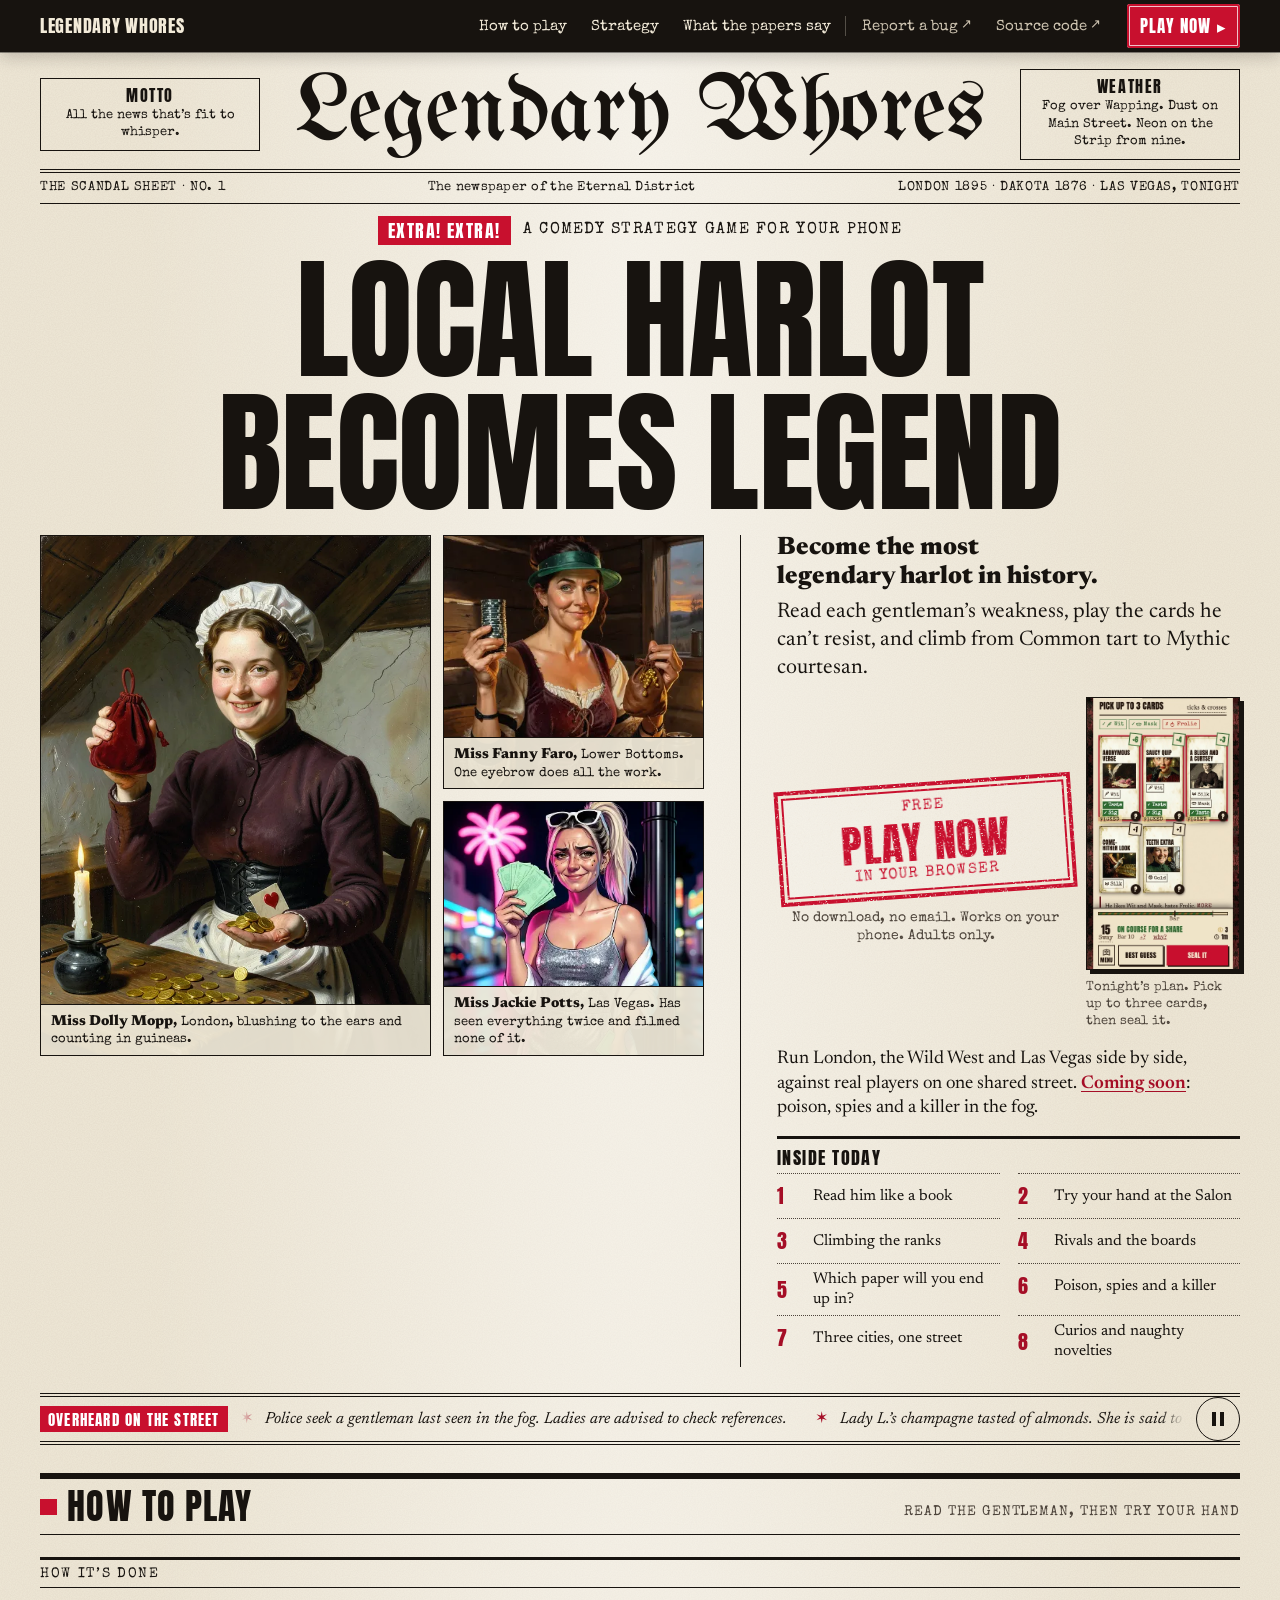
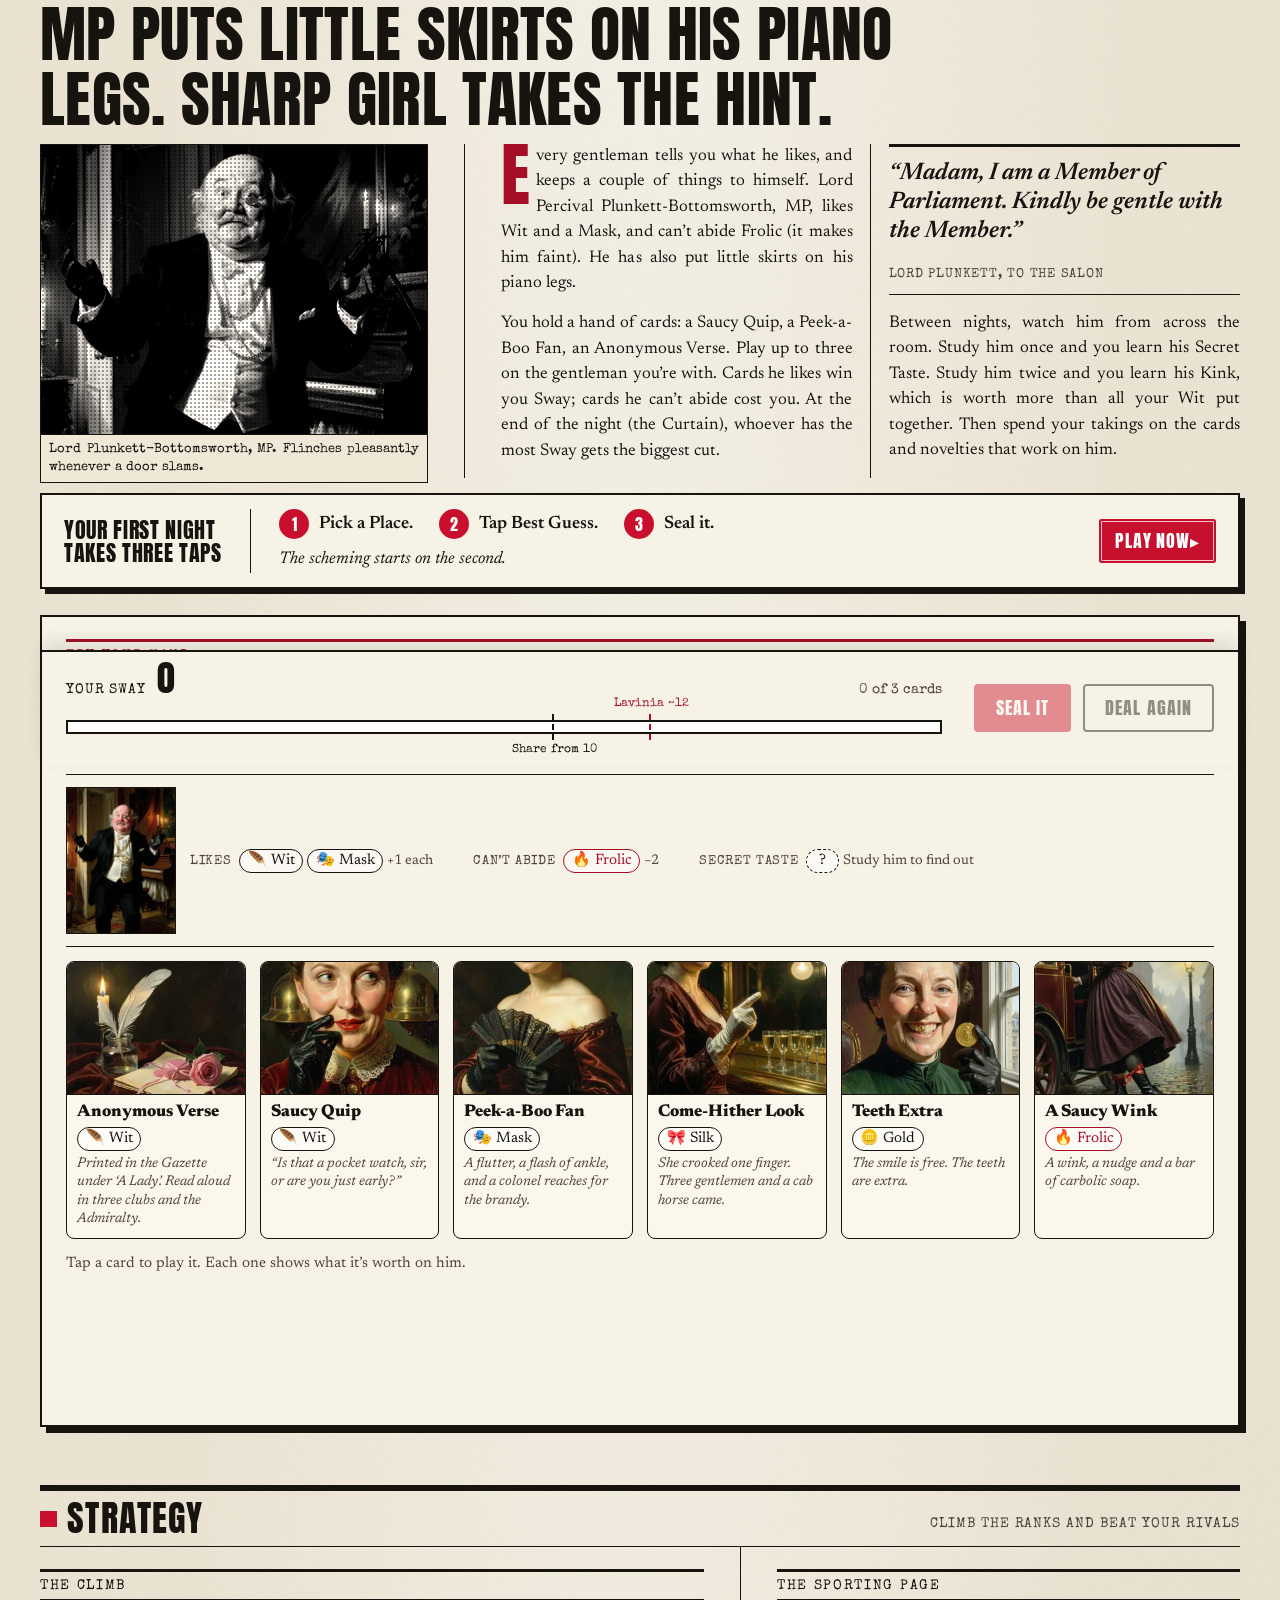
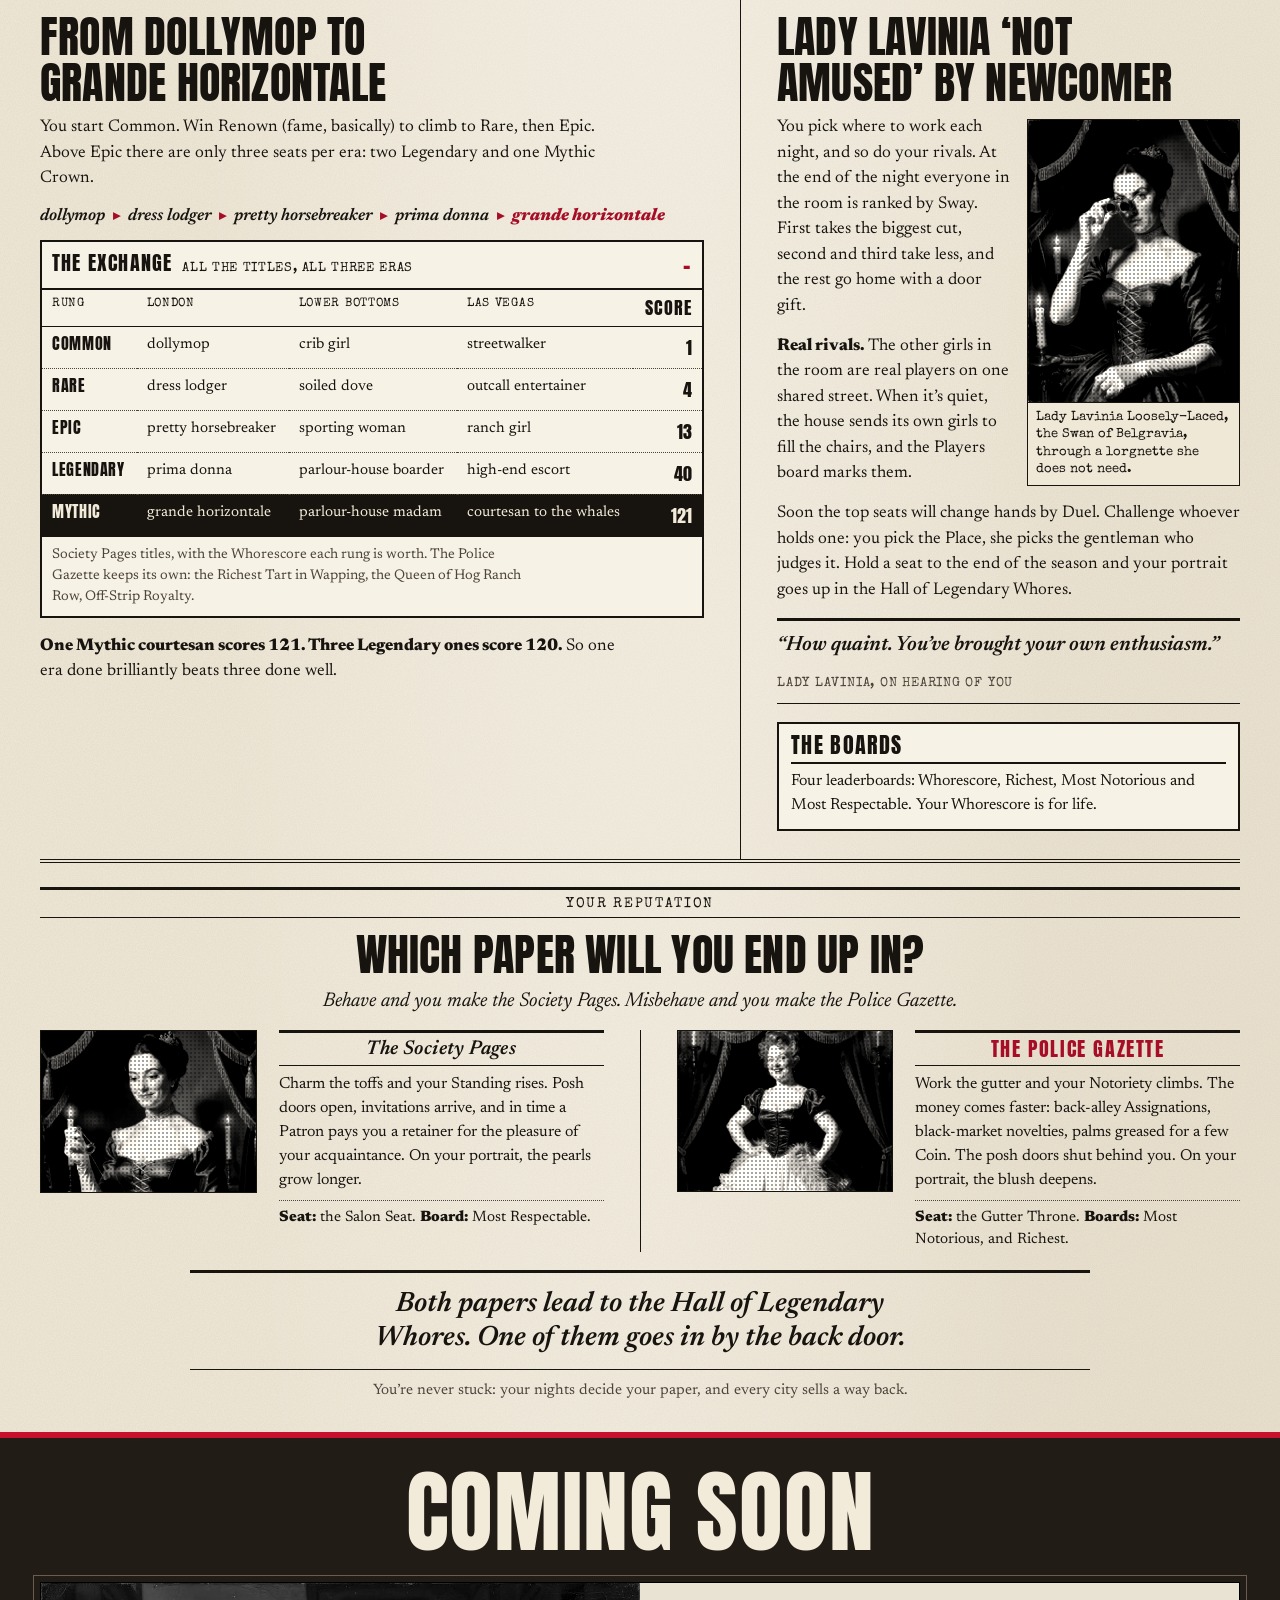
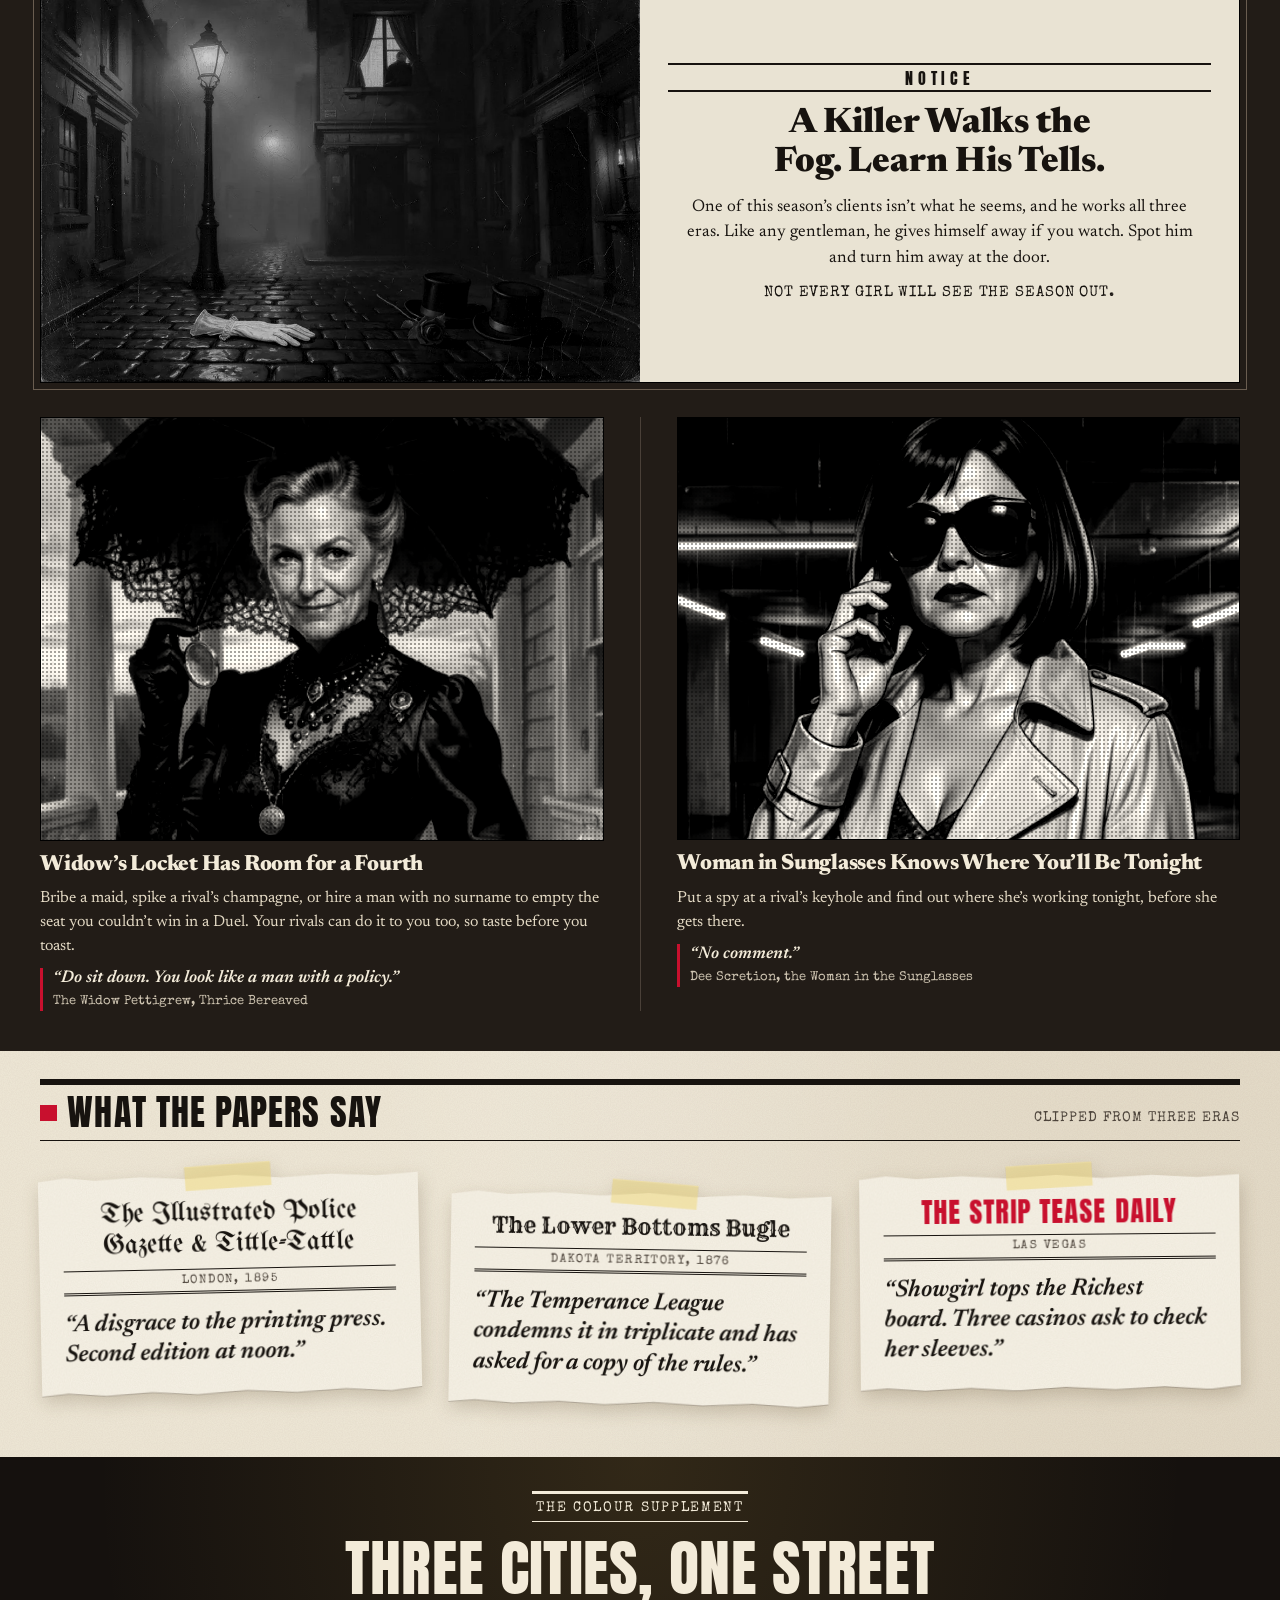
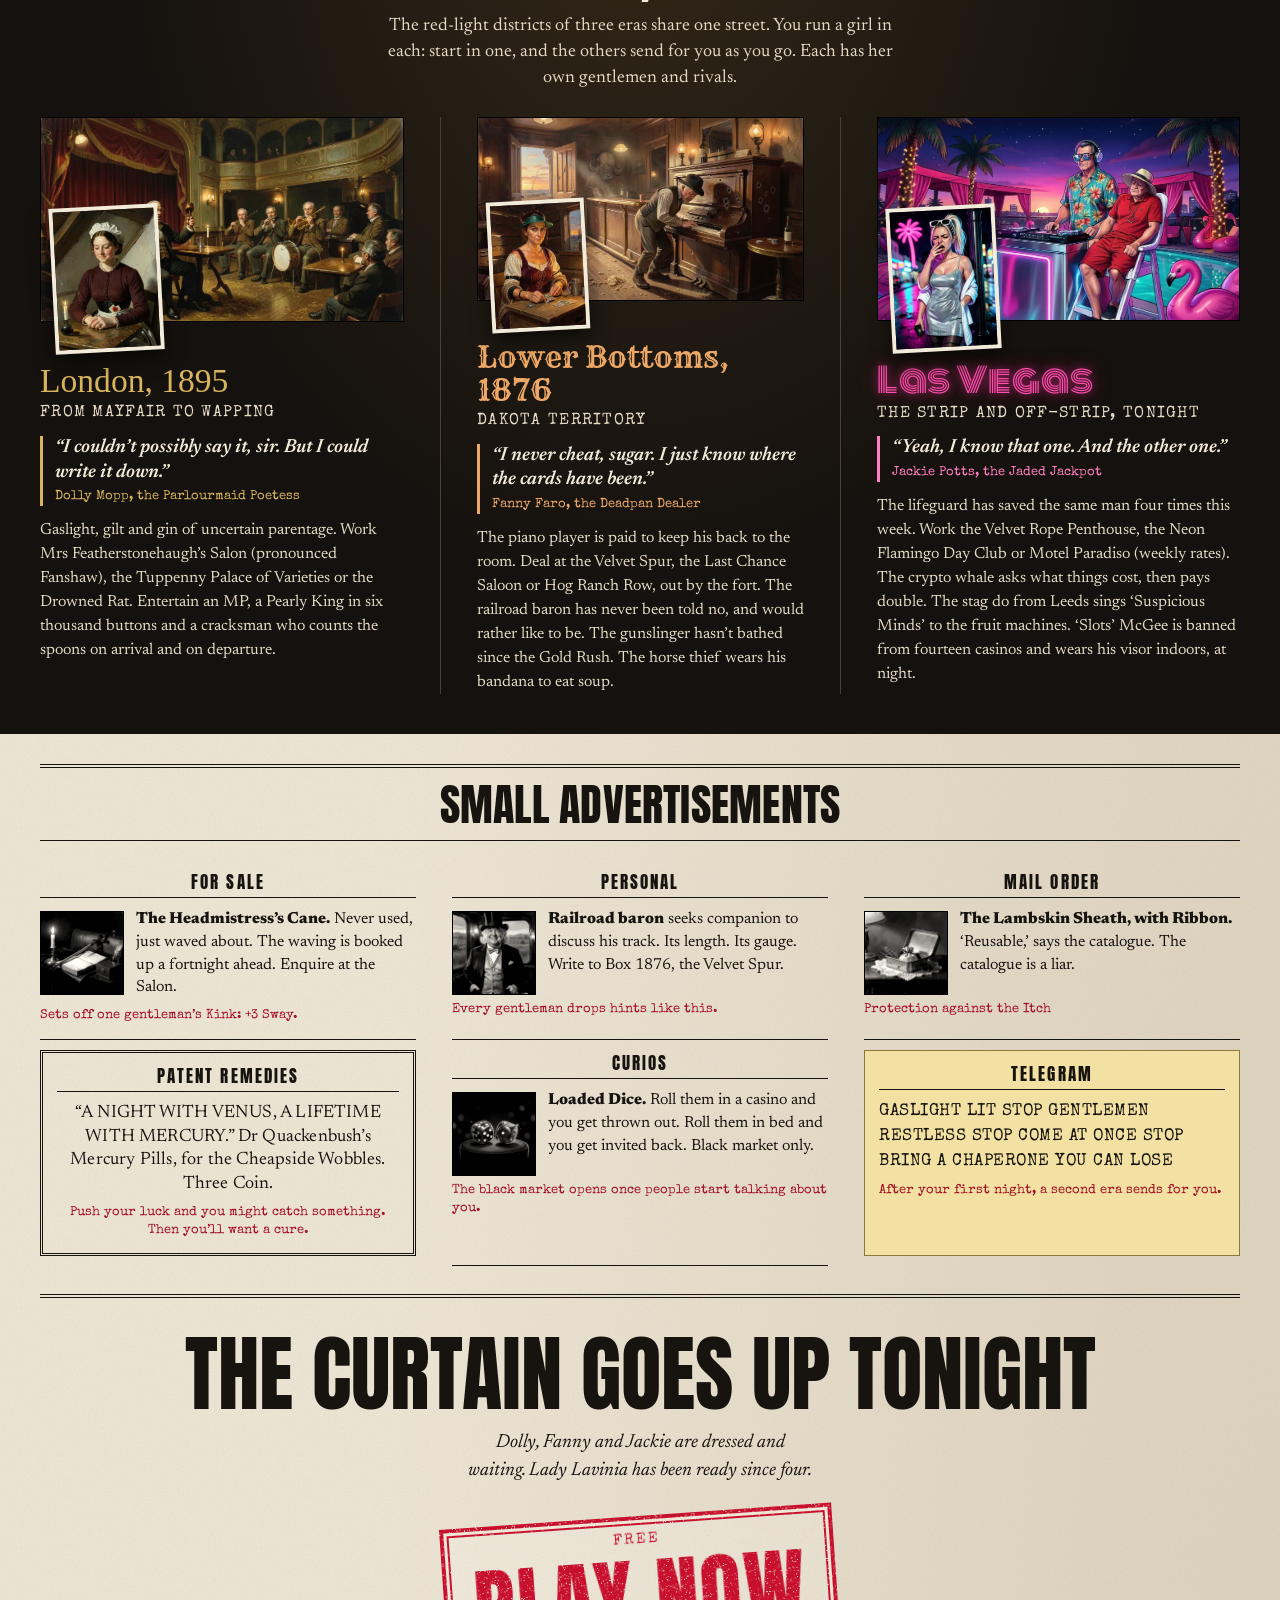
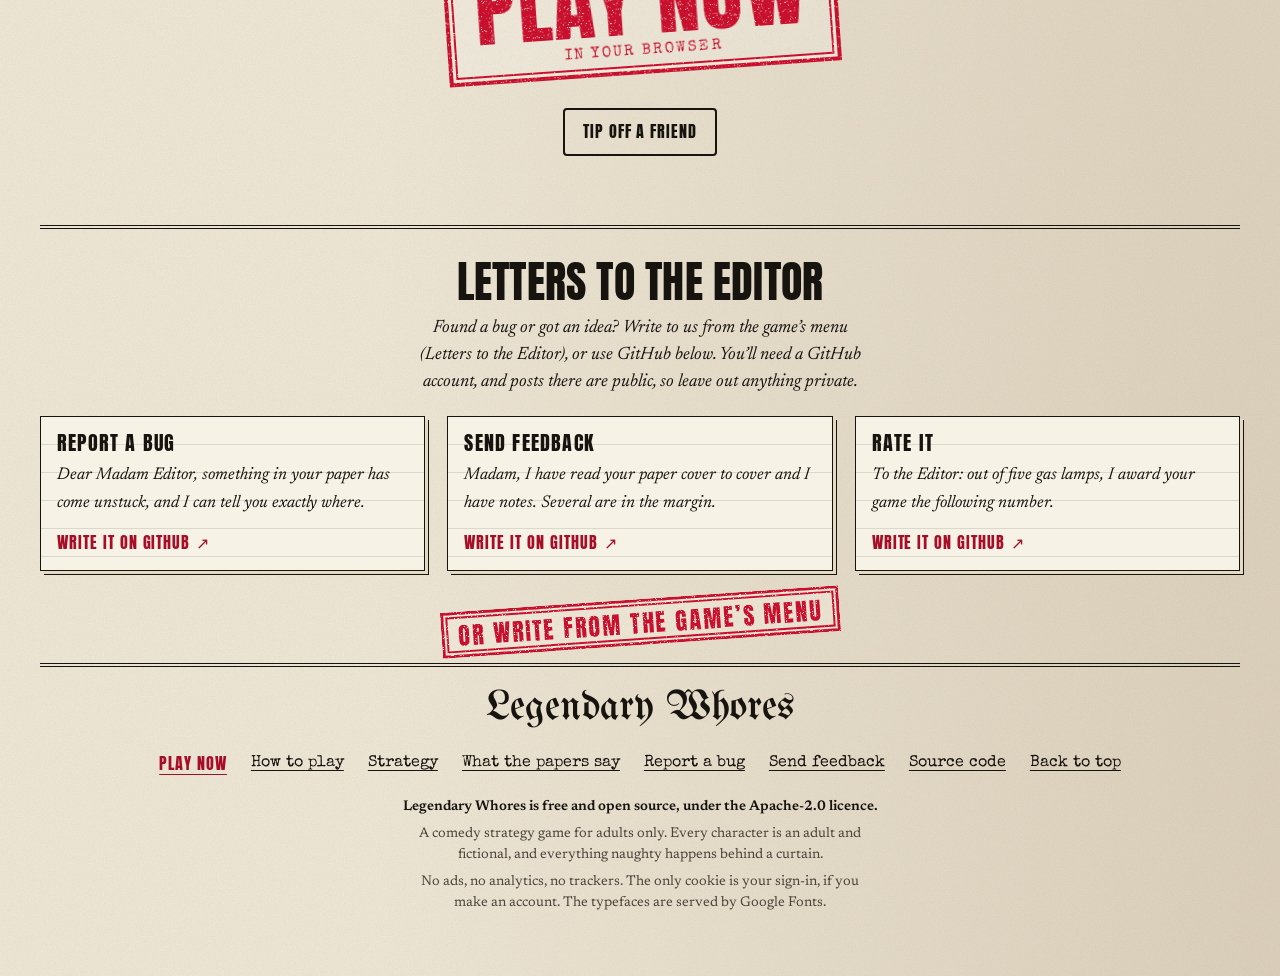
<file: site/index.html>
<!doctype html>
<html lang="en-GB">
<head>
<meta charset="utf-8">
<meta name="viewport" content="width=device-width,initial-scale=1,viewport-fit=cover">
<title>Legendary Whores</title>
<meta name="description" content="A comedy strategy game for your phone. Read the gentlemen, play the cards they can’t resist, and see what the morning paper says about you. Free in your browser. Adults only.">
<link rel="canonical" href="https://legendarywhores.com/">
<link rel="icon" href="favicon-32.png" sizes="32x32" type="image/png">
<link rel="icon" href="favicon.svg" type="image/svg+xml">
<link rel="apple-touch-icon" href="apple-touch-icon.png">
<meta name="theme-color" content="#17130F">
<meta name="color-scheme" content="light">

<!-- Link previews (X, Reddit, iMessage, Slack, WhatsApp, Discord). The card is /og-card-v2.jpg at the site root; its
     source is /og-card.html (not deployed). Scrapers cache the image by its URL: if the card changes again, publish it
     under the next name (og-card-v3.jpg) and update og:image and twitter:image. The Scandal Sheet route has its own
     card at /scandal-sheet/card.jpg, from /og-sheet.html. -->
<meta property="og:type" content="website">
<meta property="og:site_name" content="Legendary Whores">
<meta property="og:url" content="https://legendarywhores.com/">
<meta property="og:title" content="Legendary Whores: a comedy strategy game for your phone">
<meta property="og:description" content="Read the gentlemen, play the cards they can’t resist, beat your rivals at the Curtain and read about it in the morning paper. Adults only.">
<meta property="og:image" content="https://legendarywhores.com/og-card-v2.jpg">
<meta property="og:image:type" content="image/jpeg">
<meta property="og:image:width" content="1200">
<meta property="og:image:height" content="630">
<meta property="og:image:alt" content="Legendary Whores, a comedy strategy game. A pinned photograph of a Victorian parlourmaid holding up her purse sits on one side; on the other, a Wild West card dealer with her chips and a bored Las Vegas regular in silver sequins with a fan of banknotes. A red stamp reads Play now in your browser.">
<meta property="og:locale" content="en_GB">
<meta name="twitter:card" content="summary_large_image">
<meta name="twitter:title" content="Legendary Whores: a comedy strategy game for your phone">
<meta name="twitter:description" content="Read the gentlemen, play the cards they can’t resist, beat your rivals at the Curtain and read about it in the morning paper. Adults only.">
<meta name="twitter:image" content="https://legendarywhores.com/og-card-v2.jpg">
<meta name="twitter:image:alt" content="Legendary Whores, a comedy strategy game. Play now in your browser.">

<link rel="preconnect" href="https://fonts.googleapis.com">
<link rel="preconnect" href="https://fonts.gstatic.com" crossorigin>
<!-- the game's own house faces, same request as /game/ so the second visit is cached -->
<link rel="stylesheet" href="https://fonts.googleapis.com/css2?family=Anton&family=Newsreader:ital,opsz,wght@0,6..72,400;0,6..72,600;0,6..72,800;1,6..72,400;1,6..72,600&family=Special+Elite&display=swap">
<!-- display faces for the nameplate, the three era headers and the clippings' mastheads, subset to the letters they print -->
<link rel="stylesheet" href="https://fonts.googleapis.com/css2?family=UnifrakturMaguntia&family=IM+Fell+English+SC&family=Rye&family=Monoton&display=swap&text=%20%26%2C-156789BGILPSTVWacdeghilmnorstuwyz">
<link rel="stylesheet" href="landing/front-page.css">
<script src="landing/front-page.js" defer></script>
</head>
<body>
<a class="skip" href="#main">Skip to the front page</a>

<div class="desk" id="top">
<div class="sheet">

<!-- ============================== NAV BAR ==============================
     Sticky at every width. From 760px every item is on the bar; below that the bar carries the wordmark, Play now and a
     Menu button that opens the drawer at the foot of this page. -->
<div class="bar" id="bar">
  <a class="bar-mark" href="#top"><span class="sr-only">Legendary Whores, back to the top</span><span aria-hidden="true">Legendary Whores</span></a>
  <nav class="bar-nav" aria-label="Main">
    <ul class="bar-list">
      <li class="bar-item"><a href="#how" data-spy="how">How to play</a></li>
      <li class="bar-item"><a href="#strategy" data-spy="strategy">Strategy</a></li>
      <li class="bar-item"><a href="#papers" data-spy="papers">What the papers say</a></li>
      <li class="bar-item bar-item--ext"><a href="https://github.com/mothereal/legendary-whores/issues/new?template=bug_report.yml">Report a bug<span class="ext" aria-hidden="true">↗</span></a></li>
      <li class="bar-item bar-item--ext"><a href="https://github.com/mothereal/legendary-whores">Source code<span class="ext" aria-hidden="true">↗</span></a></li>
      <li class="bar-go"><a class="bar-play" href="/game/">Play now <span aria-hidden="true">▸</span></a></li>
    </ul>
  </nav>
  <button class="bar-menu" type="button" id="menu-btn" aria-expanded="false" aria-controls="menu-panel"><span class="bar-menu-ico" aria-hidden="true"><i></i></span>Menu</button>
</div>

<header class="mast">
  <div class="mast-row">
    <p class="ear ear-l"><span class="ear-h">Motto</span> All the news that’s fit to whisper.</p>
    <p class="nameplate">Legendary Whores</p>
    <p class="ear ear-r"><span class="ear-h">Weather</span> Fog over Wapping. Dust on Main Street. Neon on the Strip from nine.</p>
  </div>

  <p class="folio">
    <span class="folio-no">The Scandal Sheet · No. 1</span>
    <span class="folio-mid">The newspaper of the Eternal District</span>
    <span class="folio-eras">London<i> 1895</i> · Dakota<i> 1876</i> · Las Vegas<i>, tonight</i></span>
  </p>
</header>

<main id="main">

<!-- ============================== SPLASH ============================== -->
<section class="splash" id="splash" aria-labelledby="splash-h">
  <p class="kicker"><span class="kicker-tag">Extra! Extra!</span> <span class="kicker-text">A comedy strategy game for your phone</span></p>
  <h1 id="splash-h" class="splash-h">Local Harlot Becomes Legend</h1>

  <div class="splash-grid">
    <div class="splash-lede">
      <p class="standfirst"><strong>Become the most legendary harlot in history.</strong> Read each gentleman’s weakness, play the cards he can’t resist, and climb from Common tart to Mythic courtesan.</p>

      <div class="stamp-wrap">
        <a class="stamp" href="/game/" id="hero-cta">
          <span class="stamp-top">Free</span>
          <span class="stamp-main">Play now</span>
          <span class="stamp-bot">in your browser</span>
        </a>
        <p class="stamp-note">No download, no email. Works on your phone. Adults only.</p>
      </div>
      <figure class="splash-shot">
        <img src="landing/assets/plan-screen.jpg" width="390" height="693" alt="The plan screen: three cards picked for tonight’s gentleman, with Best Guess and Seal it.">
        <figcaption>Tonight’s plan. Pick up to three cards, then seal it.</figcaption>
      </figure>
    </div>

    <figure class="splash-pics">
      <div class="pic pic-dolly">
        <img src="landing/assets/vic-dolly--won.webp" srcset="landing/assets/vic-dolly--won-360.webp 360w, landing/assets/vic-dolly--won.webp 675w" sizes="(min-width: 1000px) 420px, (min-width: 760px) 34vw, (min-width: 640px) 30vw, 58vw" width="675" height="900" alt="Dolly Mopp, a Victorian parlourmaid in a white cap, grins at a candlelit table and holds up a purse and a playing card over a pile of gold coins." fetchpriority="high">
        <p class="pic-cap"><b>Miss Dolly Mopp</b>, London, blushing to the ears and counting in guineas.</p>
      </div>
      <div class="pic pic-fanny">
        <img src="landing/assets/ww-fanny--won.webp" srcset="landing/assets/ww-fanny--won-360.webp 360w, landing/assets/ww-fanny--won.webp 600w" sizes="(min-width: 1000px) 280px, (min-width: 760px) 22vw, (min-width: 640px) 30vw, 38vw" width="600" height="800" alt="Fanny Faro, a Wild West faro dealer in a green visor, holds up a stack of chips beside a heap of coins.">
        <p class="pic-cap"><b>Miss Fanny Faro</b>, Lower Bottoms. One eyebrow does all the work.</p>
      </div>
      <div class="pic pic-jackie">
        <img src="landing/assets/vg-jackie--won.webp" srcset="landing/assets/vg-jackie--won-360.webp 360w, landing/assets/vg-jackie--won.webp 675w" sizes="(min-width: 1000px) 280px, (min-width: 760px) 22vw, (min-width: 640px) 30vw, 38vw" width="675" height="900" alt="Jackie Potts, in a silver sequin dress on a neon Las Vegas street, fans out a handful of banknotes and looks faintly bored.">
        <p class="pic-cap"><b>Miss Jackie Potts</b>, Las Vegas. Has seen everything twice and filmed none of it.</p>
      </div>
      <figcaption class="pics-cap">Miss Dolly Mopp of London, Miss Fanny Faro of Lower Bottoms and Miss Jackie Potts of Las Vegas, photographed with the evening’s takings.</figcaption>
    </figure>

    <div class="splash-more">
      <p class="standfirst standfirst--more">Run London, the Wild West and Las Vegas side by side, against real players on one shared street. <a href="#next">Coming soon</a>: poison, spies and a killer in the fog.</p>

      <nav class="inside" aria-label="Inside this edition">
        <p class="inside-h">Inside today</p>
        <ol>
          <li><a href="#reading">Read him like a book</a></li>
          <li><a href="#hand">Try your hand at the Salon</a></li>
          <li><a href="#ladder">Climbing the ranks</a></li>
          <li><a href="#rivals">Rivals and the boards</a></li>
          <li><a href="#roads">Which paper will you end up in?</a></li>
          <li><a href="#next">Poison, spies and a killer</a></li>
          <li><a href="#eras">Three cities, one street</a></li>
          <li><a href="#ads">Curios and naughty novelties</a></li>
        </ol>
      </nav>
    </div>
  </div>
</section>

<!-- ============================== OVERHEARD ON THE STREET ============================== -->
<div class="ticker" id="ticker" role="region" aria-label="Overheard on the street: gossip">
  <span class="ticker-tag">Overheard on the street</span>
  <div class="ticker-window">
    <ul class="ticker-track">
      <li>Police seek a gentleman last seen in the fog. Ladies are advised to check references.</li>
      <li>Lady L.’s champagne tasted of almonds. She is said to be furious.</li>
      <li>Arrested at the Drowned Rat: the landlord, the gin and a parrot that knew too much.</li>
      <li>The Velvet Spur’s madam buys a second shotgun. “For the late payers.”</li>
      <li>A goat at Hog Ranch Row has been elected sheriff. Turnout was low.</li>
      <li>Chapel of Love, Saturday: vows at 10:02, annulment at 10:15, Elvis giving her away.</li>
      <li>“Technically, this is a legal consultation.” Ivy League, law student, to the vice squad.</li>
      <li>Crypto whale buys a casino to win his money back from it. Loses the casino.</li>
    </ul>
    <ul class="ticker-track" aria-hidden="true">
      <li>Police seek a gentleman last seen in the fog. Ladies are advised to check references.</li>
      <li>Lady L.’s champagne tasted of almonds. She is said to be furious.</li>
      <li>Arrested at the Drowned Rat: the landlord, the gin and a parrot that knew too much.</li>
      <li>The Velvet Spur’s madam buys a second shotgun. “For the late payers.”</li>
      <li>A goat at Hog Ranch Row has been elected sheriff. Turnout was low.</li>
      <li>Chapel of Love, Saturday: vows at 10:02, annulment at 10:15, Elvis giving her away.</li>
      <li>“Technically, this is a legal consultation.” Ivy League, law student, to the vice squad.</li>
      <li>Crypto whale buys a casino to win his money back from it. Loses the casino.</li>
    </ul>
  </div>
  <button class="ticker-toggle" type="button" id="ticker-toggle" aria-pressed="false" aria-label="Pause the gossip" hidden><span aria-hidden="true"></span></button>
</div>

<!-- ============================== HOW TO PLAY ============================== -->
<section class="sect" id="how" aria-labelledby="how-h" tabindex="-1">
  <div class="flag">
    <h2 class="flag-name" id="how-h">How to play</h2>
    <p class="flag-note">Read the gentleman, then try your hand</p>
  </div>

  <div class="how-grid">
    <article class="story story--lead" id="reading" aria-labelledby="reading-h">
      <p class="label">How it’s done</p>
      <h3 id="reading-h" class="hed hed--xl">MP Puts Little Skirts on His Piano Legs. Sharp Girl Takes the Hint.</h3>

      <div class="story-body">
        <figure class="ht inset inset--right">
          <img src="landing/assets/ht-plunkett.webp" width="540" height="720" loading="lazy" alt="Lord Plunkett-Bottomsworth, a portly bald MP in white tie, throws up his hands in a gilded drawing room.">
          <figcaption>Lord Plunkett-Bottomsworth, MP. Flinches pleasantly whenever a door slams.</figcaption>
        </figure>
        <div class="story-text">
          <p class="dropcap">Every gentleman tells you what he likes, and keeps a couple of things to himself. Lord Percival Plunkett-Bottomsworth, MP, likes Wit and a Mask, and can’t abide Frolic (it makes him faint). He has also put little skirts on his piano legs.</p>
          <p>You hold a hand of cards: a Saucy Quip, a Peek-a-Boo Fan, an Anonymous Verse. Play up to three on the gentleman you’re with. Cards he likes win you Sway; cards he can’t abide cost you. At the end of the night (the Curtain), whoever has the most Sway gets the biggest cut.</p>
          <blockquote class="pull">
            <p>“Madam, I am a Member of Parliament. Kindly be gentle with the Member.”</p>
            <footer>Lord Plunkett, to the Salon</footer>
          </blockquote>
          <p>Between nights, watch him from across the room. Study him once and you learn his Secret Taste. Study him twice and you learn his Kink, which is worth more than all your Wit put together. Then spend your takings on the cards and novelties that work on him.</p>
        </div>
      </div>
    </article>

    <aside class="how-side" aria-label="Your first night">
      <div class="first">
        <p class="first-h">Your first night takes three taps</p>
        <ol class="first-steps">
          <li>Pick a Place.</li>
          <li>Tap Best Guess.</li>
          <li>Seal it.</li>
        </ol>
        <p class="first-foot">The scheming starts on the second.</p>
        <a class="first-go" href="/game/">Play now <span aria-hidden="true">▸</span></a>
      </div>
    </aside>

    <!-- Try your hand: a three-card taste of the real scoring (numbers from the game's rules) -->
    <section class="hand" id="hand" aria-labelledby="hand-h">
      <div class="hand-head">
        <p class="label label--red">Try your hand</p>
        <h3 id="hand-h" class="hed hed--m">His Lordship is at the Salon tonight</h3>
        <p class="hand-intro">You’re Dolly Mopp, a shy Bluestocking (the bookish type), and he has a soft spot for those: +2 Sway. Get 10 Sway to take a share. Your rival, Lady Lavinia, will score about 12. <b>Pick up to three cards.</b></p>
      </div>

      <div class="hand-gent">
        <img src="landing/assets/th-plunkett.webp" width="240" height="320" loading="lazy" alt="">
        <dl>
          <div><dt>Likes</dt><dd><span class="art">🪶 Wit</span> <span class="art">🎭 Mask</span> <small>+1 each</small></dd></div>
          <div><dt>Can’t abide</dt><dd><span class="art art--bad">🔥 Frolic</span> <small>−2</small></dd></div>
          <div><dt>Secret Taste</dt><dd><span class="art art--secret" id="secret-taste">?</span> <small id="secret-note">Study him to find out</small></dd></div>
        </dl>
      </div>

      <ul class="cards" aria-label="Dolly’s hand">
        <li><button class="card" type="button" data-card="verse" aria-pressed="false" disabled>
          <img src="landing/assets/card-verse.webp" srcset="landing/assets/card-verse-320.webp 320w, landing/assets/card-verse.webp 480w" sizes="(min-width: 1000px) 220px, (min-width: 560px) 30vw, 46vw" width="480" height="480" loading="lazy" alt="">
          <span class="card-name">Anonymous Verse</span>
          <span class="card-meta"><span class="art">🪶 Wit</span></span>
          <span class="card-flav">Printed in the Gazette under ‘A Lady’. Read aloud in three clubs and the Admiralty.</span>
          <span class="card-score" aria-hidden="true"></span>
        </button></li>
        <li><button class="card" type="button" data-card="quip" aria-pressed="false" disabled>
          <img src="landing/assets/card-quip.webp" srcset="landing/assets/card-quip-320.webp 320w, landing/assets/card-quip.webp 480w" sizes="(min-width: 1000px) 220px, (min-width: 560px) 30vw, 46vw" width="480" height="480" loading="lazy" alt="">
          <span class="card-name">Saucy Quip</span>
          <span class="card-meta"><span class="art">🪶 Wit</span></span>
          <span class="card-flav">“Is that a pocket watch, sir, or are you just early?”</span>
          <span class="card-score" aria-hidden="true"></span>
        </button></li>
        <li><button class="card" type="button" data-card="fan" aria-pressed="false" disabled>
          <img src="landing/assets/card-fan.webp" srcset="landing/assets/card-fan-320.webp 320w, landing/assets/card-fan.webp 480w" sizes="(min-width: 1000px) 220px, (min-width: 560px) 30vw, 46vw" width="480" height="480" loading="lazy" alt="">
          <span class="card-name">Peek-a-Boo Fan</span>
          <span class="card-meta"><span class="art">🎭 Mask</span></span>
          <span class="card-flav">A flutter, a flash of ankle, and a colonel reaches for the brandy.</span>
          <span class="card-score" aria-hidden="true"></span>
        </button></li>
        <li><button class="card" type="button" data-card="hither" aria-pressed="false" disabled>
          <img src="landing/assets/card-hither.webp" srcset="landing/assets/card-hither-320.webp 320w, landing/assets/card-hither.webp 480w" sizes="(min-width: 1000px) 220px, (min-width: 560px) 30vw, 46vw" width="480" height="480" loading="lazy" alt="">
          <span class="card-name">Come-Hither Look</span>
          <span class="card-meta"><span class="art">🎀 Silk</span></span>
          <span class="card-flav">She crooked one finger. Three gentlemen and a cab horse came.</span>
          <span class="card-score" aria-hidden="true"></span>
        </button></li>
        <li><button class="card" type="button" data-card="teeth" aria-pressed="false" disabled>
          <img src="landing/assets/card-teeth.webp" srcset="landing/assets/card-teeth-320.webp 320w, landing/assets/card-teeth.webp 480w" sizes="(min-width: 1000px) 220px, (min-width: 560px) 30vw, 46vw" width="480" height="480" loading="lazy" alt="">
          <span class="card-name">Teeth Extra</span>
          <span class="card-meta"><span class="art">🪙 Gold</span></span>
          <span class="card-flav">The smile is free. The teeth are extra.</span>
          <span class="card-score" aria-hidden="true"></span>
        </button></li>
        <li><button class="card" type="button" data-card="wink" aria-pressed="false" disabled>
          <img src="landing/assets/card-wink.webp" srcset="landing/assets/card-wink-320.webp 320w, landing/assets/card-wink.webp 480w" sizes="(min-width: 1000px) 220px, (min-width: 560px) 30vw, 46vw" width="480" height="480" loading="lazy" alt="">
          <span class="card-name">A Saucy Wink</span>
          <span class="card-meta"><span class="art art--bad">🔥 Frolic</span></span>
          <span class="card-flav">A wink, a nudge and a bar of carbolic soap.</span>
          <span class="card-score" aria-hidden="true"></span>
        </button></li>
      </ul>

      <p class="sway-parts" id="sway-parts" aria-live="polite">Tap a card to play it. Each one shows what it’s worth on him.</p>

      <div class="hand-foot">
        <div class="sway">
          <div class="sway-row">
            <p class="sway-num"><span class="sway-label">Your Sway</span> <b id="sway-total">0</b><span id="sway-unknown" hidden> + ?</span></p>
            <p class="sway-picked" id="sway-picked">0 of 3 cards</p>
          </div>
          <div class="sway-bar" aria-hidden="true">
            <span class="sway-fill" id="sway-fill"></span>
            <span class="sway-mark sway-mark--bar"><i>Share from 10</i></span>
            <span class="sway-mark sway-mark--lav"><i>Lavinia ~12</i></span>
          </div>
        </div>
        <div class="hand-actions">
          <button class="btn btn--ink" type="button" id="seal" disabled>Seal it</button>
          <button class="btn btn--ghost" type="button" id="redeal" disabled>Deal again</button>
        </div>
      </div>

      <div class="verdict" id="verdict" tabindex="-1" hidden></div>

      <p class="no-js-note">A best play: Anonymous Verse, Saucy Quip and the Come-Hither Look. That’s 14 Sway with his weakness for a Bluestocking, one point you couldn’t see (he has a Secret Taste for Silk), and Lady Lavinia goes home second. Lord Plunkett has fainted. His valet says it’s the good kind.</p>
    </section>
  </div>
</section>

<!-- ============================== STRATEGY ============================== -->
<section class="sect" id="strategy" aria-labelledby="strategy-h" tabindex="-1">
  <div class="flag">
    <h2 class="flag-name" id="strategy-h">Strategy</h2>
    <p class="flag-note">Climb the ranks and beat your rivals</p>
  </div>

  <div class="strat-grid">
    <article class="story" id="ladder" aria-labelledby="ladder-h">
      <p class="label">The climb</p>
      <h3 id="ladder-h" class="hed hed--l">From Dollymop to Grande Horizontale</h3>
      <p>You start Common. Win Renown (fame, basically) to climb to Rare, then Epic. Above Epic there are only three seats per era: two Legendary and one Mythic Crown.</p>

      <p class="rungs" aria-label="The London titles, from Common to Mythic"><span>dollymop</span> <span>dress lodger</span> <span>pretty horsebreaker</span> <span>prima donna</span> <b>grande horizontale</b></p>

      <details class="exchange">
        <summary><span class="exchange-h"><span>The Exchange</span> All the titles, all three eras</span></summary>
        <table>
          <thead>
            <tr><th scope="col">Rung</th><th scope="col">London</th><th scope="col">Lower Bottoms</th><th scope="col">Las Vegas</th><th scope="col" class="num">Score</th></tr>
          </thead>
          <tbody>
            <tr><th scope="row">Common</th><td data-l="London">dollymop</td><td data-l="Lower Bottoms">crib girl</td><td data-l="Las Vegas">streetwalker</td><td class="num" data-l="Whorescore">1</td></tr>
            <tr><th scope="row">Rare</th><td data-l="London">dress lodger</td><td data-l="Lower Bottoms">soiled dove</td><td data-l="Las Vegas">outcall entertainer</td><td class="num" data-l="Whorescore">4</td></tr>
            <tr><th scope="row">Epic</th><td data-l="London">pretty horsebreaker</td><td data-l="Lower Bottoms">sporting woman</td><td data-l="Las Vegas">ranch girl</td><td class="num" data-l="Whorescore">13</td></tr>
            <tr><th scope="row">Legendary</th><td data-l="London">prima donna</td><td data-l="Lower Bottoms">parlour-house boarder</td><td data-l="Las Vegas">high-end escort</td><td class="num" data-l="Whorescore">40</td></tr>
            <tr class="mythic"><th scope="row">Mythic</th><td data-l="London">grande horizontale</td><td data-l="Lower Bottoms">parlour-house madam</td><td data-l="Las Vegas">courtesan to the whales</td><td class="num" data-l="Whorescore">121</td></tr>
          </tbody>
        </table>
        <p class="exchange-note">Society Pages titles, with the Whorescore each rung is worth. The Police Gazette keeps its own: the Richest Tart in Wapping, the Queen of Hog Ranch Row, Off-Strip Royalty.</p>
      </details>

      <p class="kicker-line"><b>One Mythic courtesan scores 121. Three Legendary ones score 120.</b> So one era done brilliantly beats three done well.</p>
    </article>

    <article class="story" id="rivals" aria-labelledby="rivals-h">
      <p class="label">The sporting page</p>
      <h3 id="rivals-h" class="hed hed--l">Lady Lavinia ‘Not Amused’ by Newcomer</h3>
      <figure class="ht inset">
        <img src="landing/assets/ht-lavinia-disdain.webp" width="450" height="600" loading="lazy" alt="Lady Lavinia peers down her nose through a lorgnette.">
        <figcaption>Lady Lavinia Loosely-Laced, the Swan of Belgravia, through a lorgnette she does not need.</figcaption>
      </figure>
      <p>You pick where to work each night, and so do your rivals. At the end of the night everyone in the room is ranked by Sway. First takes the biggest cut, second and third take less, and the rest go home with a door gift.</p>
      <p><b>Real rivals.</b> The other girls in the room are real players on one shared street. When it’s quiet, the house sends its own girls to fill the chairs, and the Players board marks them.</p>
      <p>Soon the top seats will change hands by Duel. Challenge whoever holds one: you pick the Place, she picks the gentleman who judges it. Hold a seat to the end of the season and your portrait goes up in the Hall of Legendary Whores.</p>
      <blockquote class="pull pull--small">
        <p>“How quaint. You’ve brought your own enthusiasm.”</p>
        <footer>Lady Lavinia, on hearing of you</footer>
      </blockquote>

      <div class="boards">
        <p class="boards-h">The Boards</p>
        <p class="boards-line">Four leaderboards: Whorescore, Richest, Most Notorious and Most Respectable. Your Whorescore is for life.</p>
      </div>
    </article>
  </div>

  <article class="story story--roads" id="roads" aria-labelledby="roads-h">
    <p class="label">Your reputation</p>
    <h3 id="roads-h" class="hed hed--l">Which Paper Will You End Up In?</h3>
    <p class="deck">Behave and you make the Society Pages. Misbehave and you make the Police Gazette.</p>

    <div class="roads">
      <section class="road road--high" aria-labelledby="high-h">
        <figure class="ht">
          <img src="landing/assets/ht-lavinia-pleased.webp" width="480" height="640" loading="lazy" alt="Lady Lavinia in a blue silk gown and long white gloves, smiling at a compliment.">
        </figure>
        <h4 id="high-h" class="road-paper">The Society Pages</h4>
        <p>Charm the toffs and your Standing rises. Posh doors open, invitations arrive, and in time a Patron pays you a retainer for the pleasure of your acquaintance. On your portrait, the pearls grow longer.</p>
        <p class="road-top"><b>Seat:</b> the Salon Seat. <b>Board:</b> Most Respectable.</p>
      </section>
      <section class="road road--low" aria-labelledby="low-h">
        <figure class="ht">
          <img src="landing/assets/ht-bess.webp" width="480" height="640" loading="lazy" alt="Bess Bunbury, the Can-Can Queen of Lambeth, hands on hips in a frilled red-and-white costume on a music-hall stage.">
        </figure>
        <h4 id="low-h" class="road-paper">The Police Gazette</h4>
        <p>Work the gutter and your Notoriety climbs. The money comes faster: back-alley Assignations, black-market novelties, palms greased for a few Coin. The posh doors shut behind you. On your portrait, the blush deepens.</p>
        <p class="road-top"><b>Seat:</b> the Gutter Throne. <b>Boards:</b> Most Notorious, and Richest.</p>
      </section>
    </div>

    <p class="roads-line">Both papers lead to the Hall of Legendary Whores. One of them goes in by the back door.</p>
    <p class="small">You’re never stuck: your nights decide your paper, and every city sells a way back.</p>
  </article>

  <!-- Coming soon: everything below is not in the game yet -->
  <section class="next" id="next" aria-labelledby="next-h">
    <div class="next-head">
      <h3 id="next-h" class="next-title">Coming Soon</h3>
    </div>

    <div class="next-grid">
      <article class="notice">
        <figure class="notice-pic">
          <img src="landing/assets/vic-postcard-gaslight.webp" width="900" height="600" loading="lazy" alt="A gas lamp in thick fog over wet cobbles; a white glove, a red rose and two top hats lie by a doorway beneath a lit window.">
        </figure>
        <div class="notice-body">
          <p class="notice-label">Notice</p>
          <h4 class="notice-h">A Killer Walks the Fog. Learn His Tells.</h4>
          <p>One of this season’s clients isn’t what he seems, and he works all three eras. Like any gentleman, he gives himself away if you watch. Spot him and turn him away at the door.</p>
          <p class="notice-foot">Not every girl will see the season out.</p>
        </div>
      </article>

      <article class="next-item">
        <figure class="ht ht--dark">
          <img src="landing/assets/ht-widow.webp" width="480" height="640" loading="lazy" alt="The Widow Pettigrew in black lace under a black parasol, smiling thinly.">
        </figure>
        <h4 class="hed hed--s">Widow’s Locket Has Room for a Fourth</h4>
        <p>Bribe a maid, spike a rival’s champagne, or hire a man with no surname to empty the seat you couldn’t win in a Duel. Your rivals can do it to you too, so taste before you toast.</p>
        <p class="said">“Do sit down. You look like a man with a policy.” <span>The Widow Pettigrew, Thrice Bereaved</span></p>
      </article>

      <article class="next-item">
        <figure class="ht ht--dark">
          <img src="landing/assets/ht-dee.webp" width="480" height="640" loading="lazy" alt="Dee Scretion in a trench coat and huge sunglasses, talking into a phone.">
        </figure>
        <h4 class="hed hed--s">Woman in Sunglasses Knows Where You’ll Be Tonight</h4>
        <p>Put a spy at a rival’s keyhole and find out where she’s working tonight, before she gets there.</p>
        <p class="said">“No comment.” <span>Dee Scretion, the Woman in the Sunglasses</span></p>
      </article>
    </div>
  </section>
</section>

<!-- ============================== WHAT THE PAPERS SAY ============================== -->
<section class="sect papers" id="papers" aria-labelledby="papers-h" tabindex="-1">
  <div class="flag">
    <h2 class="flag-name" id="papers-h">What the papers say</h2>
    <p class="flag-note">Clipped from three eras</p>
  </div>

  <ul class="clips">
    <li class="clip clip--lon">
      <figure>
        <figcaption class="clip-src"><span class="clip-paper">The Illustrated Police Gazette &amp; Tittle-Tattle</span> <span class="clip-date">London, 1895</span></figcaption>
        <blockquote class="clip-q"><p>A disgrace to the printing press. Second edition at noon.</p></blockquote>
      </figure>
    </li>
    <li class="clip clip--ww">
      <figure>
        <figcaption class="clip-src"><span class="clip-paper">The Lower Bottoms Bugle</span> <span class="clip-date">Dakota Territory, 1876</span></figcaption>
        <blockquote class="clip-q"><p>The Temperance League condemns it in triplicate and has asked for a copy of the rules.</p></blockquote>
      </figure>
    </li>
    <li class="clip clip--vg">
      <figure>
        <figcaption class="clip-src"><span class="clip-paper">The Strip Tease Daily</span> <span class="clip-date">Las Vegas</span></figcaption>
        <blockquote class="clip-q"><p>Showgirl tops the Richest board. Three casinos ask to check her sleeves.</p></blockquote>
      </figure>
    </li>
  </ul>
</section>

<!-- ============================== COLOUR SUPPLEMENT ============================== -->
<section class="supplement" id="eras" aria-labelledby="eras-h">
  <div class="supp-head">
    <p class="label label--cream">The Colour Supplement</p>
    <h2 id="eras-h" class="hed hed--xl">Three Cities, One Street</h2>
    <p class="supp-intro">The red-light districts of three eras share one street. You run a girl in each: start in one, and the others send for you as you go. Each has her own gentlemen and rivals.</p>
  </div>

  <div class="eras">
    <article class="era era--vic">
      <div class="era-pic">
        <img class="era-place" src="landing/assets/vic-place-tuppenny-880.webp" width="880" height="495" loading="lazy" alt="A candlelit Victorian music hall: gentlemen at little tables, a brass band, red velvet and gilt.">
        <img class="era-girl" src="landing/assets/cam-dolly.webp" width="300" height="400" loading="lazy" alt="Dolly Mopp in her parlourmaid’s cap, smiling shyly.">
      </div>
      <h3 class="era-name">London, 1895</h3>
      <p class="era-sub">From Mayfair to Wapping</p>
      <blockquote class="era-quote"><p>“I couldn’t possibly say it, sir. But I could write it down.”</p><footer>Dolly Mopp, the Parlourmaid Poetess</footer></blockquote>
      <p>Gaslight, gilt and gin of uncertain parentage. <span class="era-more">Work Mrs Featherstonehaugh’s Salon (pronounced Fanshaw), the Tuppenny Palace of Varieties or the Drowned Rat. </span>Entertain an MP, a Pearly King in six thousand buttons and a cracksman who counts the spoons on arrival and on departure.</p>
    </article>

    <article class="era era--ww">
      <div class="era-pic">
        <img class="era-place" src="landing/assets/ww-place-last-chance-880.webp" width="880" height="495" loading="lazy" alt="The Last Chance Saloon at sunset: a piano, swing doors and a cowboy bent over the keys.">
        <img class="era-girl" src="landing/assets/cam-fanny.webp" width="300" height="400" loading="lazy" alt="Fanny Faro at her card table, one eyebrow raised.">
      </div>
      <h3 class="era-name">Lower Bottoms, 1876</h3>
      <p class="era-sub">Dakota Territory</p>
      <blockquote class="era-quote"><p>“I never cheat, sugar. I just know where the cards have been.”</p><footer>Fanny Faro, the Deadpan Dealer</footer></blockquote>
      <p>The piano player is paid to keep his back to the room. <span class="era-more">Deal at the Velvet Spur, the Last Chance Saloon or Hog Ranch Row, out by the fort. </span>The railroad baron has never been told no, and would rather like to be. The gunslinger hasn’t bathed since the Gold Rush. <span class="era-more">The horse thief wears his bandana to eat soup.</span></p>
    </article>

    <article class="era era--vg">
      <div class="era-pic">
        <img class="era-place" src="landing/assets/vg-place-flamingo-880.webp" width="880" height="495" loading="lazy" alt="A neon pool party: inflatable pink flamingos, palm trees and a DJ in a loud shirt.">
        <img class="era-girl" src="landing/assets/cam-jackie.webp" width="300" height="400" loading="lazy" alt="Jackie Potts yawning on a neon street.">
      </div>
      <h3 class="era-name">Las Vegas</h3>
      <p class="era-sub">The Strip and Off-Strip, tonight</p>
      <blockquote class="era-quote"><p>“Yeah, I know that one. And the other one.”</p><footer>Jackie Potts, the Jaded Jackpot</footer></blockquote>
      <p>The lifeguard has saved the same man four times this week. <span class="era-more">Work the Velvet Rope Penthouse, the Neon Flamingo Day Club or Motel Paradiso (weekly rates). </span>The crypto whale asks what things cost, then pays double. The stag do from Leeds sings ‘Suspicious Minds’ to the fruit machines. <span class="era-more">‘Slots’ McGee is banned from fourteen casinos and wears his visor indoors, at night.</span></p>
    </article>
  </div>
</section>

<!-- ============================== CLASSIFIEDS ============================== -->
<section class="ads" id="ads" aria-labelledby="ads-h">
  <div class="ads-head">
    <h2 id="ads-h" class="hed hed--l">Small Advertisements</h2>
  </div>

  <div class="ads-grid">
    <article class="ad">
      <h3 class="ad-cat">For sale</h3>
      <img class="ad-pic" src="landing/assets/th-cane.webp" width="168" height="168" loading="lazy" alt="A cane laid across a leather-bound book by candlelight.">
      <p class="ad-copy"><b>The Headmistress’s Cane.</b> Never used, just waved about. The waving is booked up a fortnight ahead. Enquire at the Salon.</p>
      <p class="ad-tag">Sets off one gentleman’s Kink: +3 Sway.</p>
    </article>

    <article class="ad">
      <h3 class="ad-cat">Personal</h3>
      <img class="ad-pic" src="landing/assets/th-vanderbucks.webp" width="168" height="168" loading="lazy" alt="Cornelius Vanderbucks, a railroad baron in a top hat, beaming beside a model locomotive.">
      <p class="ad-copy"><b>Railroad baron</b> seeks companion to discuss his track. Its length. Its gauge. Write to Box 1876, the Velvet Spur.</p>
      <p class="ad-tag">Every gentleman drops hints like this.</p>
    </article>

    <article class="ad">
      <h3 class="ad-cat">Mail order</h3>
      <img class="ad-pic" src="landing/assets/th-lambskin.webp" width="168" height="168" loading="lazy" alt="A tin box tied with ribbon on a lace doily.">
      <p class="ad-copy"><b>The Lambskin Sheath, with Ribbon.</b> ‘Reusable,’ says the catalogue. The catalogue is a liar.</p>
      <p class="ad-tag">Protection against the Itch</p>
    </article>

    <article class="ad ad--boxed">
      <h3 class="ad-cat">Patent remedies</h3>
      <p class="ad-copy ad-copy--big">“A NIGHT WITH VENUS, A LIFETIME WITH MERCURY.” Dr Quackenbush’s Mercury Pills, for the Cheapside Wobbles. Three Coin.</p>
      <p class="ad-tag">Push your luck and you might catch something. Then you’ll want a cure.</p>
    </article>

    <article class="ad">
      <h3 class="ad-cat">Curios</h3>
      <img class="ad-pic" src="landing/assets/th-dice.webp" width="168" height="168" loading="lazy" alt="Two red dice on a green baize pedestal under neon.">
      <p class="ad-copy"><b>Loaded Dice.</b> Roll them in a casino and you get thrown out. Roll them in bed and you get invited back. Black market only.</p>
      <p class="ad-tag">The black market opens once people start talking about you.</p>
    </article>

    <article class="ad ad--telegram ad--wide-only">
      <h3 class="ad-cat">Telegram</h3>
      <p class="ad-copy">GASLIGHT LIT STOP GENTLEMEN RESTLESS STOP COME AT ONCE STOP BRING A CHAPERONE YOU CAN LOSE</p>
      <p class="ad-tag">After your first night, a second era sends for you.</p>
    </article>
  </div>
</section>

<!-- ============================== CLOSING CTA ============================== -->
<section class="close" id="play" aria-labelledby="close-h">
  <h2 id="close-h" class="close-h">The Curtain Goes Up Tonight</h2>
  <p class="close-copy">Dolly, Fanny and Jackie are dressed and waiting. Lady Lavinia has been ready since four.</p>
  <div class="stamp-wrap stamp-wrap--center">
    <a class="stamp stamp--big" href="/game/" id="close-cta">
      <span class="stamp-top">Free</span>
      <span class="stamp-main">Play now</span>
      <span class="stamp-bot">in your browser</span>
    </a>
  </div>
  <div class="share" id="share-box" hidden>
    <button class="btn btn--ghost share-btn" type="button" id="share">Tip off a friend</button>
    <p class="share-status" id="share-status" aria-live="polite"></p>
  </div>
</section>

<!-- ============================== LETTERS ============================== -->
<section class="letters" id="letters" aria-labelledby="letters-h">
  <h2 id="letters-h" class="hed hed--l">Letters to the Editor</h2>
  <p class="letters-intro">Found a bug or got an idea? Write to us from the game’s menu (Letters to the Editor), or use GitHub below. You’ll need a GitHub account, and posts there are public, so leave out anything private.</p>
  <div class="letters-grid">
    <a class="letter" href="https://github.com/mothereal/legendary-whores/issues/new?template=bug_report.yml">
      <span class="letter-subj">Report a bug</span>
      <span class="letter-body">Dear Madam Editor, something in your paper has come unstuck, and I can tell you exactly where.</span>
      <span class="letter-go">Write it on GitHub <span aria-hidden="true">↗</span></span>
    </a>
    <a class="letter" href="https://github.com/mothereal/legendary-whores/issues/new?template=feedback.yml">
      <span class="letter-subj">Send feedback</span>
      <span class="letter-body">Madam, I have read your paper cover to cover and I have notes. Several are in the margin.</span>
      <span class="letter-go">Write it on GitHub <span aria-hidden="true">↗</span></span>
    </a>
    <a class="letter" href="https://github.com/mothereal/legendary-whores/issues/new?template=feedback.yml">
      <span class="letter-subj">Rate it</span>
      <span class="letter-body">To the Editor: out of five gas lamps, I award your game the following number.</span>
      <span class="letter-go">Write it on GitHub <span aria-hidden="true">↗</span></span>
    </a>
    <p class="letters-stamp">Or write from the game’s menu</p>
  </div>
</section>

</main>

<footer class="foot">
  <p class="foot-plate" aria-hidden="true">Legendary Whores</p>
  <nav class="foot-nav" aria-label="Footer">
    <a class="foot-play" href="/game/">Play now</a>
    <a href="#how">How to play</a>
    <a href="#strategy">Strategy</a>
    <a href="#papers">What the papers say</a>
    <a href="https://github.com/mothereal/legendary-whores/issues/new?template=bug_report.yml">Report a bug</a>
    <a href="https://github.com/mothereal/legendary-whores/issues/new?template=feedback.yml">Send feedback</a>
    <a href="https://github.com/mothereal/legendary-whores">Source code</a>
    <a href="#top">Back to top</a>
  </nav>
  <p class="foot-small foot-oss">Legendary Whores is free and open source, under the Apache-2.0 licence.</p>
  <p class="foot-small">A comedy strategy game for adults only. Every character is an adult and fictional, and everything naughty happens behind a curtain.</p>
  <p class="foot-small">No ads, no analytics, no trackers. The only cookie is your sign-in, if you make an account. The typefaces are served by Google Fonts.</p>
</footer>

</div>
</div>

<a class="totop" id="totop" href="#top"><span aria-hidden="true">▲</span> Top</a>

<!-- ============================== PHONE MENU ==============================
     A drawer from the right, under 760px. Closes with the X, Esc, a tap on the shade, or a drag to the right. -->
<div class="menu" id="menu" hidden>
  <div class="menu-shade" data-menu-close></div>
  <div class="menu-panel" id="menu-panel" role="dialog" aria-modal="true" aria-labelledby="menu-h" tabindex="-1">
    <span class="menu-grip" aria-hidden="true"></span>
    <div class="menu-head">
      <p class="menu-h" id="menu-h">Inside the Scandal Sheet</p>
      <button class="menu-x" type="button" data-menu-close aria-label="Close the menu"><span aria-hidden="true"></span></button>
    </div>
    <a class="menu-play" href="/game/"><span>Play now</span> <small>in your browser</small></a>
    <ul class="menu-list">
      <li><a href="#how" data-spy="how"><b>How to play</b> <small>Read him, then try your hand</small></a></li>
      <li><a href="#strategy" data-spy="strategy"><b>Strategy</b> <small>Titles, rivals, papers and what’s coming</small></a></li>
      <li><a href="#papers" data-spy="papers"><b>What the papers say</b> <small>Clippings from three eras</small></a></li>
    </ul>
    <ul class="menu-list menu-list--ext">
      <li><a href="https://github.com/mothereal/legendary-whores/issues/new?template=bug_report.yml"><b>Report a bug <span aria-hidden="true">↗</span></b> <small>GitHub’s public issue form</small></a></li>
      <li><a href="https://github.com/mothereal/legendary-whores/issues/new?template=feedback.yml"><b>Send feedback <span aria-hidden="true">↗</span></b> <small>Also on GitHub, also public</small></a></li>
      <li><a href="https://github.com/mothereal/legendary-whores"><b>Source code <span aria-hidden="true">↗</span></b> <small>The whole game, on GitHub</small></a></li>
    </ul>
    <a class="menu-top" href="#top"><span aria-hidden="true">▲</span> Back to top</a>
  </div>
</div>
</body>
</html>
</file>
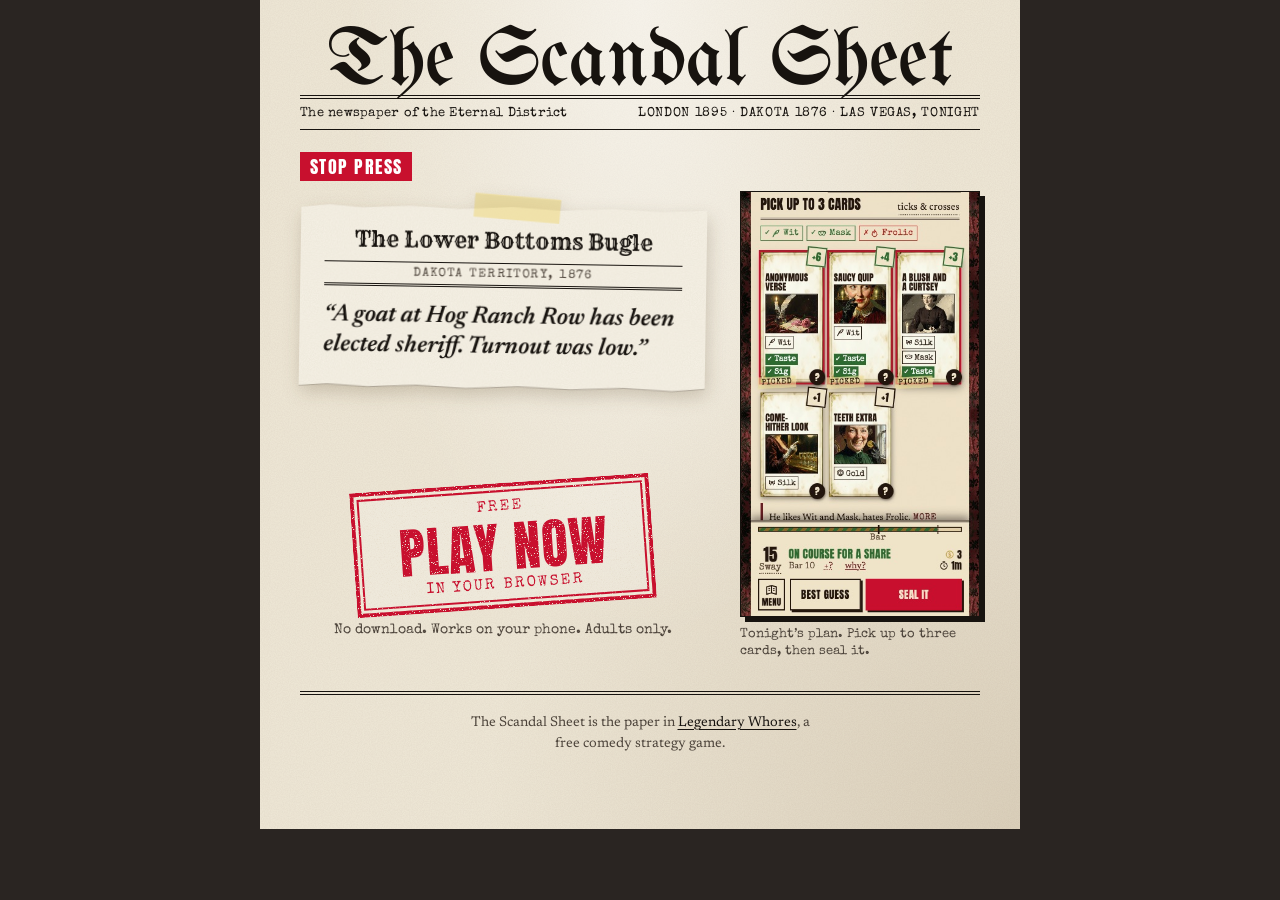
<file: site/scandal-sheet/index.html>
<!doctype html>
<html lang="en-GB">
<head>
<meta charset="utf-8">
<meta name="viewport" content="width=device-width,initial-scale=1,viewport-fit=cover">
<title>The Scandal Sheet</title>
<meta name="description" content="A comedy strategy game for your phone. Read the gentlemen, play your cards, and read about it in the morning paper. Adults only.">
<link rel="canonical" href="https://legendarywhores.com/scandal-sheet/">
<link rel="icon" href="../favicon-32.png" sizes="32x32" type="image/png">
<link rel="icon" href="../favicon.svg" type="image/svg+xml">
<link rel="apple-touch-icon" href="../apple-touch-icon.png">
<meta name="theme-color" content="#17130F">
<meta name="color-scheme" content="light">

<!-- Link previews for a pasted link. The paper's name carries the preview: the title, the og tags and the card say
     The Scandal Sheet, not the game's name. The card is /scandal-sheet/card.jpg; its source is /og-sheet.html at the
     site root (not deployed). No script on this page: the live site's CSP allows scripts from 'self' only, and the
     sheet needs none. -->
<meta property="og:type" content="website">
<meta property="og:site_name" content="The Scandal Sheet">
<meta property="og:url" content="https://legendarywhores.com/scandal-sheet/">
<meta property="og:title" content="The Scandal Sheet">
<meta property="og:description" content="A comedy strategy game for your phone. Read the gentlemen, play your cards, and read about it in the morning paper. Adults only.">
<meta property="og:image" content="https://legendarywhores.com/scandal-sheet/card.jpg">
<meta property="og:image:type" content="image/jpeg">
<meta property="og:image:width" content="1200">
<meta property="og:image:height" content="630">
<meta property="og:image:alt" content="The Scandal Sheet: a front page with the stop press and tonight’s plan on a phone.">
<meta property="og:locale" content="en_GB">
<meta name="twitter:card" content="summary_large_image">
<meta name="twitter:title" content="The Scandal Sheet">
<meta name="twitter:description" content="A comedy strategy game for your phone. Read the gentlemen, play your cards, and read about it in the morning paper. Adults only.">
<meta name="twitter:image" content="https://legendarywhores.com/scandal-sheet/card.jpg">
<meta name="twitter:image:alt" content="The Scandal Sheet: a front page with the stop press and tonight’s plan on a phone.">

<link rel="preconnect" href="https://fonts.googleapis.com">
<link rel="preconnect" href="https://fonts.gstatic.com" crossorigin>
<!-- the same two font requests as the landing page, so a visit to either warms the other -->
<link rel="stylesheet" href="https://fonts.googleapis.com/css2?family=Anton&family=Newsreader:ital,opsz,wght@0,6..72,400;0,6..72,600;0,6..72,800;1,6..72,400;1,6..72,600&family=Special+Elite&display=swap">
<link rel="stylesheet" href="https://fonts.googleapis.com/css2?family=UnifrakturMaguntia&family=IM+Fell+English+SC&family=Rye&family=Monoton&display=swap&text=%20%26%2C-156789BGILPSTVWacdeghilmnorstuwyz">
<link rel="stylesheet" href="../landing/front-page.css">
</head>
<body>

<div class="desk">
<div class="sheet press">

<header class="mast press-mast">
  <h1 class="nameplate">The Scandal Sheet</h1>
  <p class="folio">
    <span class="folio-mid">The newspaper of the Eternal District</span>
    <span class="folio-eras">London<i> 1895</i> · Dakota<i> 1876</i> · Las Vegas<i>, tonight</i></span>
  </p>
</header>

<main class="press-main" id="main">
  <p class="kicker"><span class="kicker-tag">Stop press</span></p>

  <div class="press-grid">
    <div class="clip clip--ww">
      <figure>
        <figcaption class="clip-src"><span class="clip-paper">The Lower Bottoms Bugle</span> <span class="clip-date">Dakota Territory, 1876</span></figcaption>
        <blockquote class="clip-q"><p>A goat at Hog Ranch Row has been elected sheriff. Turnout was low.</p></blockquote>
      </figure>
    </div>

    <figure class="press-shot">
      <img src="../landing/assets/plan-screen.jpg" width="390" height="693" alt="The plan screen: three cards picked for tonight’s gentleman, with Best Guess and Seal it.">
      <figcaption>Tonight’s plan. Pick up to three cards, then seal it.</figcaption>
    </figure>

    <div class="stamp-wrap">
      <a class="stamp" href="/game/" id="hero-cta">
        <span class="stamp-top">Free</span>
        <span class="stamp-main">Play now</span>
        <span class="stamp-bot">in your browser</span>
      </a>
      <p class="stamp-note">No download. Works on your phone. Adults only.</p>
    </div>
  </div>
</main>

<footer class="foot press-foot">
  <p class="foot-small">The Scandal Sheet is the paper in <a href="/">Legendary Whores</a>, a free comedy strategy game.</p>
</footer>

</div>
</div>
</body>
</html>
</file>
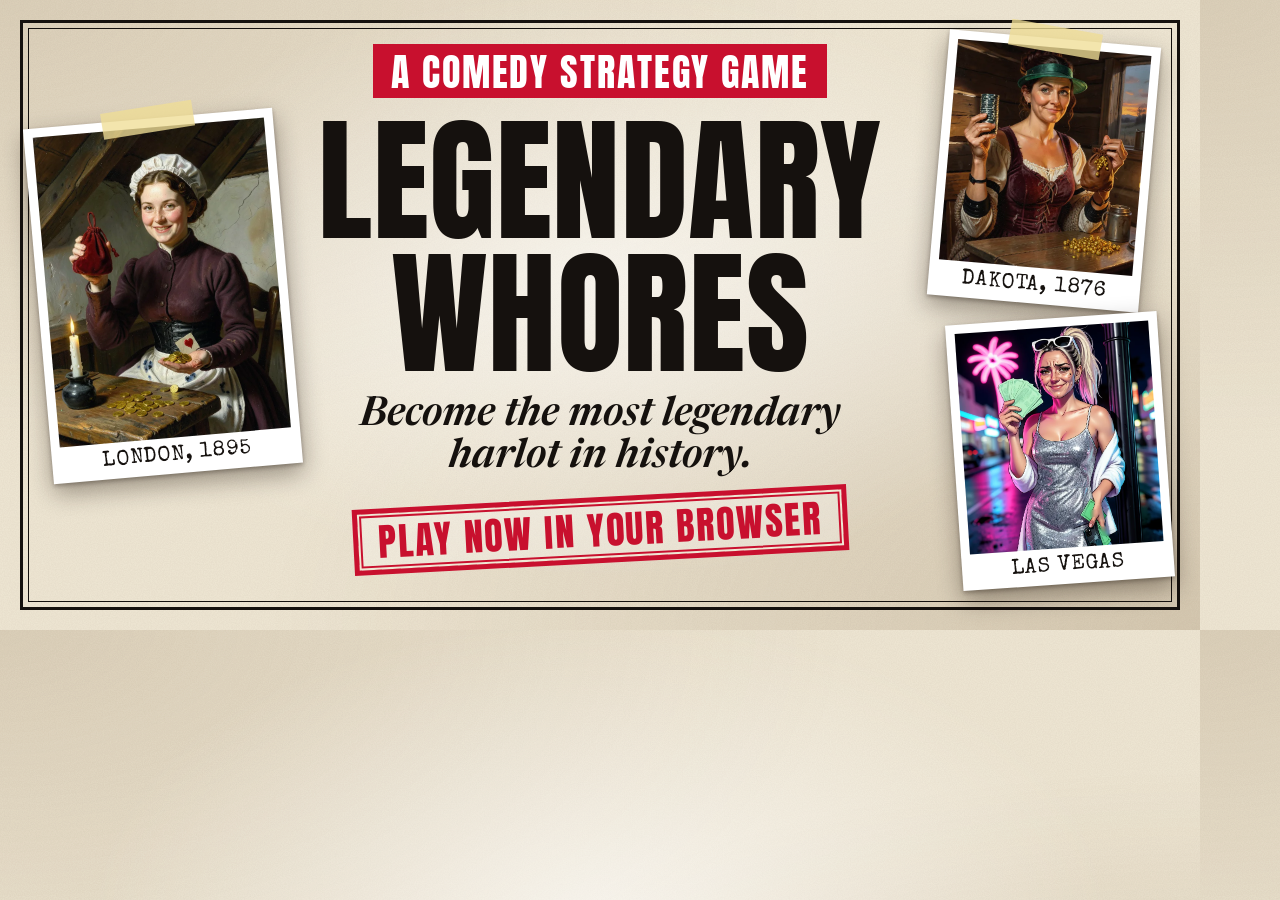
<file: site/og-card.html>
<!doctype html>
<html lang="en-GB">
<head>
<meta charset="utf-8">
<meta name="viewport" content="width=1200">
<title>Legendary Whores share card</title>
<!-- Source for /og-card-v2.jpg (1200x630), served from the site root; this file itself is not deployed. Rendered headless
     at device scale 1 (window 1200x630, a virtual-time budget so the fonts arrive), then saved as JPEG at quality 82 with
     sips. The band says "A comedy strategy game", the same lead as the landing's kicker and og:title. The card is
     published under a versioned name because scrapers cache it by URL (see index.html's link-preview comment).
     The title runs at .98 leading: Anton's capitals are .86em tall, so .86 let the two lines touch.
     Crop-safe: the genre band, title, hook and stamp sit inside the middle 600px, so a centred square or 4:3
     thumbnail keeps all of them; the photographs fan out to either side. -->
<link rel="preconnect" href="https://fonts.googleapis.com">
<link rel="preconnect" href="https://fonts.gstatic.com" crossorigin>
<link rel="stylesheet" href="https://fonts.googleapis.com/css2?family=Anton&family=Newsreader:ital,opsz,wght@0,6..72,400;0,6..72,600;0,6..72,800;1,6..72,400;1,6..72,600&family=Special+Elite&display=swap">
<style>
  * { box-sizing: border-box; margin: 0; padding: 0; }
  html, body { width: 1200px; height: 630px; overflow: hidden; }
  body {
    position: relative;
    background-color: #EFE7D4;
    background-image:
      radial-gradient(ellipse at 50% 45%, rgba(255,255,255,.6), transparent 60%),
      radial-gradient(ellipse at 100% 100%, rgba(120,90,50,.22), transparent 55%),
      radial-gradient(ellipse at 0% 0%, rgba(120,90,50,.16), transparent 50%),
      url("data:image/svg+xml,%3Csvg xmlns='http://www.w3.org/2000/svg' width='240' height='240'%3E%3Cfilter id='n'%3E%3CfeTurbulence type='fractalNoise' baseFrequency='.85' numOctaves='3' stitchTiles='stitch'/%3E%3CfeColorMatrix values='0 0 0 0 .2 0 0 0 0 .15 0 0 0 0 .1 0 0 0 .09 0'/%3E%3C/filter%3E%3Crect width='240' height='240' filter='url(%23n)'/%3E%3C/svg%3E");
    color: #15110E;
    font-family: 'Newsreader', Georgia, serif;
  }
  .frame { position: absolute; inset: 20px; border: 3px solid #15110E; }
  .frame::after { content: ""; position: absolute; inset: 5px; border: 1px solid #15110E; }

  /* centre column: x 300 to 900 */
  .copy {
    position: absolute; left: 300px; width: 600px; top: 44px; bottom: 44px;
    display: flex; flex-direction: column; align-items: center; text-align: center;
  }
  .genre {
    background: #C8102E; color: #fff;
    font-family: 'Anton', Impact, sans-serif; font-size: 38px; line-height: 1; letter-spacing: .05em;
    text-transform: uppercase; padding: 9px 18px 7px;
  }
  h1 {
    font-family: 'Anton', Impact, sans-serif; font-weight: 400;
    font-size: 136px; line-height: .98; letter-spacing: .004em; text-transform: uppercase;
    margin-top: 16px;
  }
  .hook {
    margin-top: 14px; font-style: italic; font-weight: 600; font-size: 40px; line-height: 1.06;
    font-variation-settings: 'opsz' 72;
  }
  .stamp {
    margin-top: 18px;
    transform: rotate(-3deg);
    border: 5px solid #C8102E; color: #C8102E; padding: 8px 20px 6px; background: rgba(255,255,255,.25);
    font-family: 'Anton', Impact, sans-serif; font-size: 38px; line-height: 1.1; letter-spacing: .05em; text-transform: uppercase;
    box-shadow: inset 0 0 0 2px #EFE7D4, inset 0 0 0 4px #C8102E;
  }

  .pic {
    position: absolute; width: 232px; height: 309px; background: #fff; padding: 9px 9px 36px;
    box-shadow: 0 10px 24px rgba(20,10,0,.38), 0 2px 4px rgba(20,10,0,.3);
  }
  .pic img { display: block; width: 100%; height: 100%; object-fit: cover; object-position: 50% 22%; }
  .pic i {
    position: absolute; left: 0; right: 0; bottom: 8px;
    font: 21px/1 'Special Elite', monospace; font-style: normal; text-transform: uppercase; letter-spacing: .04em; text-align: center;
  }
  .p-dolly { left: 38px; top: 118px; transform: rotate(-5deg); width: 250px; height: 356px; }
  .p-fanny { right: 50px; top: 38px; transform: rotate(5deg); width: 212px; height: 266px; }
  .p-jackie { right: 34px; top: 318px; transform: rotate(-4deg); width: 212px; height: 266px; z-index: 2; }
  .tape {
    position: absolute; top: -12px; left: 50%; width: 92px; height: 26px; margin-left: -46px;
    background: rgba(240,222,150,.78); transform: rotate(-4deg); z-index: 3;
  }
  .p-fanny .tape { transform: rotate(5deg); }
</style>
</head>
<body>
  <div class="frame"></div>

  <div class="pic p-dolly"><span class="tape"></span><img src="landing/assets/vic-dolly--won.webp" alt=""><i>London, 1895</i></div>
  <div class="pic p-fanny"><span class="tape"></span><img src="landing/assets/ww-fanny--won.webp" alt=""><i>Dakota, 1876</i></div>
  <div class="pic p-jackie"><img src="landing/assets/vg-jackie--won.webp" alt=""><i>Las Vegas</i></div>

  <div class="copy">
    <p class="genre">A comedy strategy game</p>
    <h1>Legendary<br>Whores</h1>
    <p class="hook">Become the most legendary<br>harlot in history.</p>
    <p class="stamp">Play now in your browser</p>
  </div>
</body>
</html>
</file>
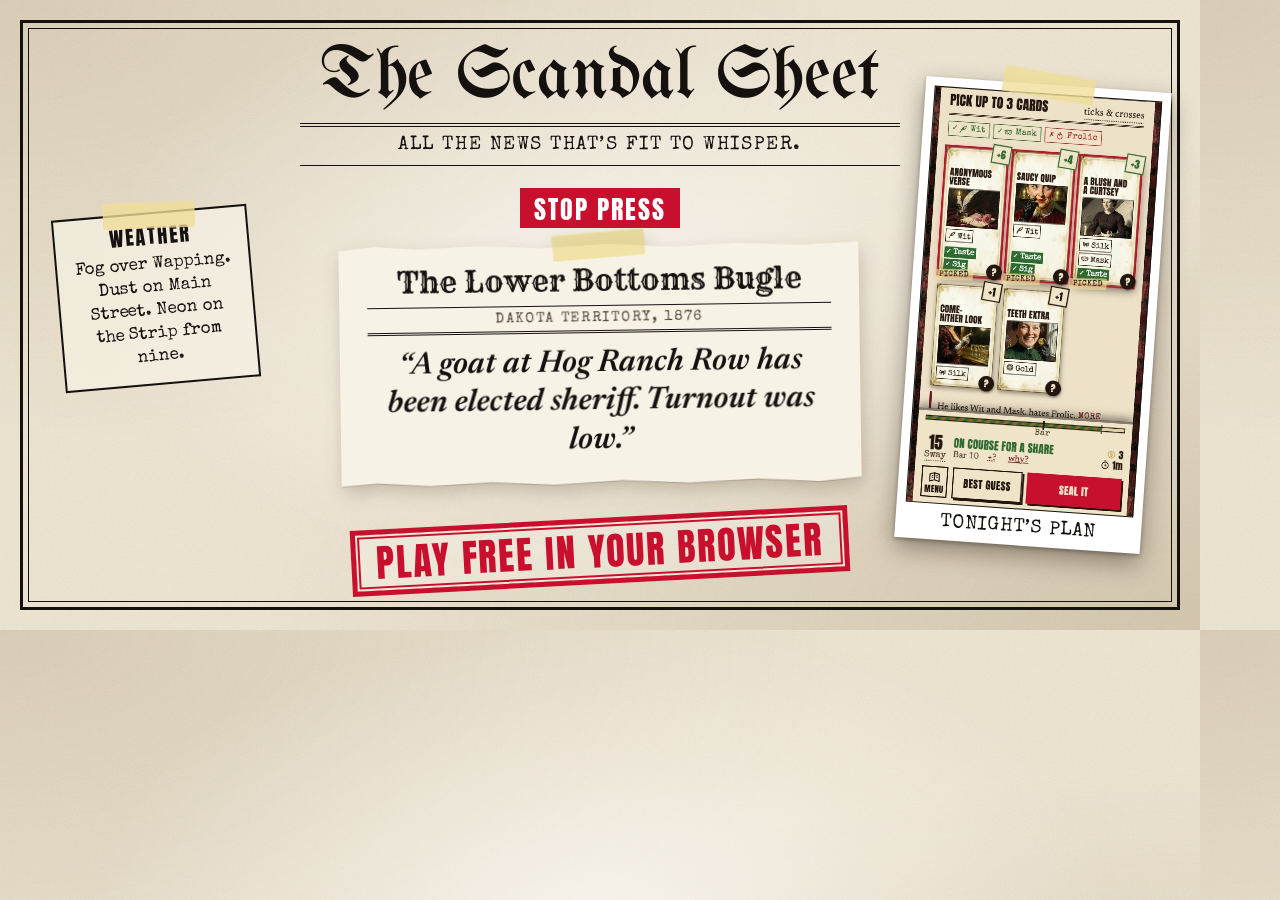
<file: site/og-sheet.html>
<!doctype html>
<html lang="en-GB">
<head>
<meta charset="utf-8">
<meta name="viewport" content="width=1200">
<title>The Scandal Sheet share card</title>
<!-- Source for /scandal-sheet/card.jpg (1200x630), the link preview of the Scandal Sheet route; this file is not
     deployed. Rendered headless at device scale 1 (window 1200x630, a virtual-time budget so the fonts arrive), then
     saved as JPEG at quality 82 with sips, like og-card.html.
     Crop-safe: the nameplate, motto, clipping and stamp sit inside the middle 600px, so a centred square or 4:3
     thumbnail keeps them; the plan screen is pinned to the right and the weather to the left.
     The nameplate needs UnifrakturMaguntia in this file's own font request (the landing subsets it), or the render
     prints a fallback serif. Nothing on the card names the game: the paper's name carries it. -->
<link rel="preconnect" href="https://fonts.googleapis.com">
<link rel="preconnect" href="https://fonts.gstatic.com" crossorigin>
<link rel="stylesheet" href="https://fonts.googleapis.com/css2?family=Anton&family=Newsreader:ital,opsz,wght@0,6..72,400;0,6..72,600;0,6..72,800;1,6..72,400;1,6..72,600&family=Special+Elite&family=UnifrakturMaguntia&family=Rye&display=swap">
<style>
  * { box-sizing: border-box; margin: 0; padding: 0; }
  html, body { width: 1200px; height: 630px; overflow: hidden; }
  body {
    position: relative;
    background-color: #EFE7D4;
    background-image:
      radial-gradient(ellipse at 50% 45%, rgba(255,255,255,.6), transparent 60%),
      radial-gradient(ellipse at 100% 100%, rgba(120,90,50,.22), transparent 55%),
      radial-gradient(ellipse at 0% 0%, rgba(120,90,50,.16), transparent 50%),
      url("data:image/svg+xml,%3Csvg xmlns='http://www.w3.org/2000/svg' width='240' height='240'%3E%3Cfilter id='n'%3E%3CfeTurbulence type='fractalNoise' baseFrequency='.85' numOctaves='3' stitchTiles='stitch'/%3E%3CfeColorMatrix values='0 0 0 0 .2 0 0 0 0 .15 0 0 0 0 .1 0 0 0 .09 0'/%3E%3C/filter%3E%3Crect width='240' height='240' filter='url(%23n)'/%3E%3C/svg%3E");
    color: #15110E;
    font-family: 'Newsreader', Georgia, serif;
  }
  .frame { position: absolute; inset: 20px; border: 3px solid #15110E; }
  .frame::after { content: ""; position: absolute; inset: 5px; border: 1px solid #15110E; }

  /* the safe column */
  .copy {
    position: absolute; left: 300px; width: 600px; top: 40px; bottom: 40px;
    display: flex; flex-direction: column; align-items: center; text-align: center;
  }
  .plate {
    font-family: 'UnifrakturMaguntia', 'Old English Text MT', serif; font-weight: 400;
    font-size: 74px; line-height: 1.02; letter-spacing: -.005em; white-space: nowrap;
  }
  .motto {
    width: 100%; margin-top: 8px; padding: 7px 0 6px;
    border-top: 4px double #15110E; border-bottom: 1.5px solid #15110E;
    font: 19px/1.3 'Special Elite', 'Courier New', monospace; text-transform: uppercase; letter-spacing: .08em;
  }
  .kicker {
    margin-top: 22px; background: #C8102E; color: #fff;
    font-family: 'Anton', Impact, sans-serif; font-size: 26px; line-height: 1; letter-spacing: .08em;
    text-transform: uppercase; padding: 8px 14px 6px;
  }

  /* the clipping: torn newsprint with a strip of tape, as on the landing page */
  .clip { position: relative; width: 520px; margin-top: 16px; filter: drop-shadow(0 1px 0 rgba(23,19,15,.18)) drop-shadow(2px 7px 9px rgba(60,40,10,.22)); transform: rotate(-.8deg); }
  .clip-body {
    padding: 20px 28px 24px; background-color: #F7F2E6;
    clip-path: polygon(0 1.6%, 7% 0, 15% 1.4%, 27% .2%, 39% 1.5%, 52% 0, 64% 1.6%, 77% .3%, 89% 1.5%, 100% .4%, 100% 98.4%, 92% 100%, 80% 98.6%, 67% 99.8%, 54% 98.5%, 41% 100%, 29% 98.6%, 17% 99.8%, 7% 98.5%, 0 99.6%);
  }
  .clip-paper { font: 400 30px/1.1 'Rye', Georgia, serif; }
  .clip-date {
    margin: 8px 0 12px; padding: 4px 0 3px; border-top: 1px solid #15110E; border-bottom: 3px double #15110E;
    font: 14px/1.2 'Special Elite', 'Courier New', monospace; text-transform: uppercase; letter-spacing: .12em; color: #4D443B;
  }
  .clip-q { font: italic 600 31px/1.24 'Newsreader', Georgia, serif; font-variation-settings: 'opsz' 36; }
  .clip-q::before { content: "“"; }
  .clip-q::after { content: "”"; }

  .stamp {
    margin-top: auto; margin-bottom: 6px;
    transform: rotate(-3deg);
    border: 5px solid #C8102E; color: #C8102E; padding: 8px 20px 6px; background: rgba(255,255,255,.25);
    font-family: 'Anton', Impact, sans-serif; font-size: 38px; line-height: 1.1; letter-spacing: .05em; text-transform: uppercase;
    box-shadow: inset 0 0 0 2px #EFE7D4, inset 0 0 0 4px #C8102E;
  }

  .tape {
    position: absolute; top: -12px; left: 50%; width: 92px; height: 26px; margin-left: -46px;
    background: rgba(240,222,150,.78); transform: rotate(-4deg); z-index: 3;
  }

  /* the plan screen, pinned to the right of the safe column; its box holds its place until the capture lands */
  .phone {
    position: absolute; right: 44px; top: 84px; width: 246px; height: 462px; z-index: 2;
    background: #fff; padding: 9px 9px 36px; transform: rotate(4deg);
    box-shadow: 0 10px 24px rgba(20,10,0,.38), 0 2px 4px rgba(20,10,0,.3);
  }
  /* the capture is a background, not an img: until it exists the frame stays an empty panel with no broken-image glyph */
  .phone .shot {
    display: block; width: 100%; height: 100%; border: 1px solid #15110E;
    background: #E4DAC4 url("landing/assets/plan-screen.jpg") 50% 0 / cover no-repeat;
  }
  .phone i {
    position: absolute; left: 0; right: 0; bottom: 8px;
    font: 19px/1 'Special Elite', monospace; font-style: normal; text-transform: uppercase; letter-spacing: .04em; text-align: center;
  }
  .phone .tape { transform: rotate(6deg); }

  /* the weather ear, pinned to the left */
  .ear {
    position: absolute; left: 58px; top: 212px; width: 196px; padding: 12px 14px 14px;
    border: 2px solid #15110E; background: rgba(247,242,230,.7); transform: rotate(-5deg);
    font: 17px/1.35 'Special Elite', 'Courier New', monospace; text-align: center;
  }
  .ear b { display: block; font: 20px/1 'Anton', Impact, sans-serif; text-transform: uppercase; letter-spacing: .1em; margin-bottom: 8px; }
  .ear .tape { transform: rotate(3deg); }
</style>
</head>
<body>
  <div class="frame"></div>

  <div class="ear"><span class="tape"></span><b>Weather</b> Fog over Wapping. Dust on Main Street. Neon on the Strip from nine.</div>

  <div class="phone"><span class="tape"></span><span class="shot"></span><i>Tonight’s plan</i></div>

  <div class="copy">
    <p class="plate">The Scandal Sheet</p>
    <p class="motto">All the news that’s fit to whisper.</p>
    <p class="kicker">Stop press</p>
    <div class="clip"><span class="tape"></span>
      <div class="clip-body">
        <p class="clip-paper">The Lower Bottoms Bugle</p>
        <p class="clip-date">Dakota Territory, 1876</p>
        <p class="clip-q">A goat at Hog Ranch Row has been elected sheriff. Turnout was low.</p>
      </div>
    </div>
    <p class="stamp">Play free in your browser</p>
  </div>
</body>
</html>
</file>
<file: site/landing/front-page.css>
/* The Front Page · legendarywhores.com
   A broadsheet on the game's desk: one tabloid column on phones, a true multi-column front page from 1000px.
   Faces match the game's house layer (Anton / Newsreader / Special Elite) plus a blackletter nameplate and one
   display face per era. Newsprint stays newsprint in dark mode: it is a printed object, not a theme.
   Layout of the page, top to bottom: the sticky nav bar, masthead, splash, the gossip ticker, How to play, Strategy (ending
   in Coming Soon), What the papers say, the colour supplement, small ads, the closing stamp, letters, footer. */

/* a metric-matched stand-in for Special Elite while it loads (measured: Special Elite sets 87% as wide as
   Courier New), so the typewriter lines wrap the same before and after the swap */
@font-face {
  font-family: 'Special Elite Fallback';
  src: local('Courier New'), local('CourierNewPSMT'), local('Courier'), local('Liberation Mono'), local('Droid Sans Mono');
  size-adjust: 87%;
}
/* the same for Anton: Impact scaled to Anton's width (measured 94.1%) and given Anton's ascent and descent (1.18 / .33),
   so the headlines wrap and sit identically before and after the swap and nothing below them moves */
@font-face {
  font-family: 'Anton Fallback';
  src: local('Impact'), local('Impact Regular'), local('Haettenschweiler');
  size-adjust: 94.1%;
  ascent-override: 125.4%;
  descent-override: 35.1%;
  line-gap-override: 0%;
}
/* and for Newsreader: Georgia in each of its four cuts, scaled to Newsreader's measured width at body sizes and given
   its ascent and descent (.74 / .26), so the standfirst and the stories wrap the same before and after the swap */
@font-face { font-family: 'Newsreader Fallback'; src: local('Georgia'); font-style: normal; font-weight: 300 500;
  size-adjust: 91.5%; ascent-override: 80.9%; descent-override: 28.4%; line-gap-override: 0%; }
@font-face { font-family: 'Newsreader Fallback'; src: local('Georgia Bold'), local('Georgia-Bold'); font-style: normal; font-weight: 550 900;
  size-adjust: 87%; ascent-override: 85.1%; descent-override: 29.9%; line-gap-override: 0%; }
@font-face { font-family: 'Newsreader Fallback'; src: local('Georgia Italic'), local('Georgia-Italic'); font-style: italic; font-weight: 300 500;
  size-adjust: 83.8%; ascent-override: 88.3%; descent-override: 31%; line-gap-override: 0%; }
@font-face { font-family: 'Newsreader Fallback'; src: local('Georgia Bold Italic'), local('Georgia-BoldItalic'); font-style: italic; font-weight: 550 900;
  size-adjust: 77.5%; ascent-override: 95.5%; descent-override: 33.5%; line-gap-override: 0%; }
/* the splash standfirst sets Newsreader at optical size 36, which runs wider (measured .937 regular, .910 bold) */
@font-face { font-family: 'Newsreader Display Fallback'; src: local('Georgia'); font-style: normal; font-weight: 300 500;
  size-adjust: 93.7%; ascent-override: 79%; descent-override: 27.7%; line-gap-override: 0%; }
@font-face { font-family: 'Newsreader Display Fallback'; src: local('Georgia Bold'), local('Georgia-Bold'); font-style: normal; font-weight: 550 900;
  size-adjust: 91%; ascent-override: 81.3%; descent-override: 28.6%; line-gap-override: 0%; }

:root {
  --desk: #2A2522;
  --paper: #EFE8D7;
  --paper-2: #E4DAC4;
  --paper-3: #F7F2E6;
  --ink: #17130F;
  --ink-2: #4D443B;
  --rule: #17130F;
  --red: #A50E26;          /* red for text on newsprint: 6.4:1 */
  --red-bright: #C8102E;   /* stamps and large type */
  --green: #2B6630;
  --cream: #F3EBD9;
  --cream-2: #CFC5B2;
  --night: #15110E;
  --night-2: #221C17;
  --telegram: #F2E1A2;

  --f-head: 'Anton', 'Anton Fallback', 'Impact', 'Haettenschweiler', 'Arial Narrow Bold', sans-serif;
  --f-body: 'Newsreader', 'Newsreader Fallback', 'Georgia', 'Times New Roman', serif;
  --f-type: 'Special Elite', 'Special Elite Fallback', 'Courier New', 'Courier', monospace;
  --f-plate: 'UnifrakturMaguntia', 'Old English Text MT', 'Times New Roman', serif;
  --f-vic: 'IM Fell English SC', 'Georgia', serif;
  --f-ww: 'Rye', 'Georgia', serif;
  --f-vg: 'Monoton', 'Anton', sans-serif;

  --gut: max(16px, env(safe-area-inset-left), env(safe-area-inset-right));
  --gap: 28px;
  --bar-h: 52px;
  --ease: cubic-bezier(.2, .9, .3, 1);

  --noise: url("data:image/svg+xml,%3Csvg xmlns='http://www.w3.org/2000/svg' width='240' height='240'%3E%3Cfilter id='n'%3E%3CfeTurbulence type='fractalNoise' baseFrequency='.85' numOctaves='3' stitchTiles='stitch'/%3E%3CfeColorMatrix values='0 0 0 0 .2 0 0 0 0 .15 0 0 0 0 .1 0 0 0 .09 0'/%3E%3C/filter%3E%3Crect width='240' height='240' filter='url(%23n)'/%3E%3C/svg%3E");
  --wear: url("data:image/svg+xml,%3Csvg xmlns='http://www.w3.org/2000/svg' width='180' height='180'%3E%3Cfilter id='w'%3E%3CfeTurbulence type='fractalNoise' baseFrequency='.9' numOctaves='2' seed='7'/%3E%3CfeColorMatrix values='0 0 0 0 0 0 0 0 0 0 0 0 0 0 0 10 0 0 0 -2.55'/%3E%3C/filter%3E%3Crect width='180' height='180' filter='url(%23w)'/%3E%3C/svg%3E");
}

*, *::before, *::after { box-sizing: border-box; }
/* overflow-x on html as well as body: mobile browsers size the layout viewport from the root, and body's clip alone
   let the hero stamp's entrance widen the page on phones. clip, not hidden, so the sticky bar still sticks. */
html {
  -webkit-text-size-adjust: 100%; text-size-adjust: 100%; color-scheme: light; overflow-x: clip;
  /* every jump (nav, contents, keyboard focus) lands below the sticky bar; the bottom keeps focus clear of the
     back-to-top button and the card table's score bar */
  scroll-padding-top: var(--bar-h);
  scroll-padding-bottom: calc(72px + env(safe-area-inset-bottom));
}
@media (prefers-reduced-motion: no-preference) { html { scroll-behavior: smooth; } }
body {
  margin: 0;
  background: var(--desk);
  color: var(--ink);
  font: 400 1.0625rem/1.5 var(--f-body);
  font-optical-sizing: auto;
  overflow-x: clip;
  -webkit-font-smoothing: antialiased;
}
img { display: block; max-width: 100%; height: auto; }
a { color: inherit; }
h1, h2, h3, h4, p, figure, blockquote, dl, dd, ol, ul { margin: 0; }
ol, ul { padding: 0; list-style: none; }
b, strong { font-weight: 800; }
[hidden] { display: none !important; }
:focus-visible { outline: 3px solid var(--red-bright); outline-offset: 3px; }
::selection { background: var(--red-bright); color: #fff; }
.sr-only { position: absolute; width: 1px; height: 1px; padding: 0; margin: -1px; overflow: hidden; clip-path: inset(50%); white-space: nowrap; border: 0; }

/* the targets the nav and the contents jump to sit a little below the bar, never under it */
main [id] { scroll-margin-top: 12px; }
.sect:focus { outline: none; }

.skip {
  position: absolute; left: 12px; top: -80px; z-index: 100;
  background: var(--ink); color: var(--cream); padding: 12px 16px; font: 1rem var(--f-type); text-decoration: none;
}
.skip:focus { top: 12px; }

/* ------------------------------------------------------------------ the sheet */
.desk { padding: 0; }
.sheet {
  position: relative;
  max-width: 1400px; margin: 0 auto;
  padding: 0 var(--gut) calc(40px + env(safe-area-inset-bottom));
  background-color: var(--paper);
  background-image:
    radial-gradient(ellipse at 50% 0%, rgba(255,255,255,.5), transparent 55%),
    radial-gradient(ellipse at 100% 100%, rgba(120,90,50,.16), transparent 50%),
    var(--noise);
}
@media (min-width: 1000px) {
  :root { --gut: 40px; --gap: 36px; }
  .sheet { padding-bottom: 48px; }
}
@media (min-width: 1460px) {
  .desk { padding: 28px 24px 56px; }
  .sheet { box-shadow: 0 2px 0 #d8cfbb, 0 30px 80px rgba(0,0,0,.55); }
}

/* ------------------------------------------------------------------ the nav bar
   The old black strap, now the paper's index: sticky at every width, one fixed height so nothing moves when the
   fonts land. Phones: wordmark, Play now and Menu. From 760px: every item, with Play now as the stamp-red button. */
.bar {
  position: sticky; top: 0; z-index: 40;
  display: flex; align-items: center; gap: 8px;
  height: calc(var(--bar-h) + env(safe-area-inset-top)); padding-top: env(safe-area-inset-top);
  margin-inline: calc(-1 * var(--gut)); padding-inline: var(--gut);
  background: var(--ink); color: var(--cream);
  box-shadow: 0 1px 0 rgba(0,0,0,.4), 0 6px 14px rgba(23,19,15,.18);
}
.bar :focus-visible { outline-color: var(--cream); outline-offset: -3px; }
.bar-mark {
  flex: 0 1 auto; min-width: 0; margin-right: auto;
  display: inline-flex; align-items: center; min-height: 44px;
  color: var(--cream); text-decoration: none; white-space: nowrap; overflow: hidden;
  font: 1.125rem/1 var(--f-head); text-transform: uppercase; letter-spacing: .04em;
}
.bar-nav { flex: none; }
.bar-list { display: flex; align-items: center; }
.bar-item { display: none; }
.bar-play {
  display: inline-flex; align-items: center; gap: 6px; min-height: 44px; padding: 0 13px;
  background: var(--red-bright); color: #fff; text-decoration: none; border-radius: 3px;
  font: 1.0625rem/1 var(--f-head); text-transform: uppercase; letter-spacing: .06em; white-space: nowrap;
  box-shadow: inset 0 0 0 2px var(--red-bright), inset 0 0 0 3px rgba(255,255,255,.75);
  transition: background-color .15s, transform .12s var(--ease);
}
.bar-play:hover { background: #a00c24; box-shadow: inset 0 0 0 2px #a00c24, inset 0 0 0 3px #fff; }
.bar-play:active { transform: scale(.97); }
.bar .bar-play:focus-visible { outline-offset: 2px; }
.bar-menu {
  flex: none; display: inline-flex; align-items: center; gap: 8px; min-height: 44px; min-width: 44px; padding: 0 11px;
  background: transparent; color: var(--cream); border: 1.5px solid rgba(243,235,217,.5); border-radius: 3px;
  font: .9375rem/1 var(--f-type); cursor: pointer; -webkit-tap-highlight-color: transparent;
}
.bar-menu:hover, .bar-menu[aria-expanded="true"] { background: var(--cream); color: var(--ink); border-color: var(--cream); }
.bar-menu-ico { position: relative; width: 16px; height: 12px; border-block: 2px solid currentColor; }
.bar-menu-ico i { position: absolute; left: 0; right: 0; top: 50%; height: 2px; margin-top: -1px; background: currentColor; }
/* no script, no drawer: keep the button's room so the bar never shifts, but don't offer it */
html:not(.js) .bar-menu { visibility: hidden; }
/* small phones: the three things still share one line (measured: 360px leaves ~20px spare) */
@media (max-width: 419px) {
  .bar { gap: 8px; }
  .bar-mark { font-size: 1rem; letter-spacing: .02em; text-overflow: ellipsis; display: block; line-height: 44px; }
  .bar-play { padding: 0 10px; font-size: 1rem; gap: 5px; }
  .bar-menu { padding: 0 9px; gap: 6px; font-size: .875rem; }
}
@media (max-width: 349px) { .bar-mark { font-size: .875rem; } .bar-play span { display: none; } }

@media (min-width: 760px) {
  .bar-menu { display: none; }
  .bar-mark { display: none; }
  .bar-nav { flex: 1; min-width: 0; }
  .bar-list { justify-content: space-between; }
  .bar-item { display: flex; align-items: center; }
  .bar-item a {
    position: relative; display: flex; align-items: center; height: var(--bar-h); padding: 0 8px;
    color: var(--cream); text-decoration: none; white-space: nowrap; font: .875rem/1 var(--f-type);
  }
  .bar-item a::after {
    content: ""; position: absolute; left: 8px; right: 8px; bottom: 11px; height: 2px; background: var(--red-bright);
    transform: scaleX(0); transform-origin: left; transition: transform .22s var(--ease);
  }
  .bar-item a:hover::after, .bar-item a[aria-current]::after { transform: scaleX(1); }
  .bar-item a[aria-current] { color: #fff; }
  .bar-item--ext a { color: var(--cream-2); }
  .bar-item--ext a:hover { color: #fff; }
  /* a hairline between the paper's own sections and the two that leave for GitHub */
  .bar-item--ext:nth-child(4)::before { content: ""; width: 1px; height: 20px; margin-right: 6px; background: rgba(243,235,217,.28); }
  .ext { margin-left: 3px; font-size: .85em; }
  .bar-go { margin-left: 8px; }
}
@media (min-width: 1000px) {
  .bar { gap: 20px; }
  .bar-mark { display: inline-flex; margin-right: 0; }
  .bar-list { justify-content: flex-end; gap: 4px; }
  .bar-item a { padding: 0 10px; font-size: .9375rem; }
  .bar-item a::after { left: 10px; right: 10px; }
  .bar-go { margin-left: 12px; }
}

/* ------------------------------------------------------------------ masthead */
.mast-row { display: grid; grid-template-columns: 1fr; align-items: center; padding: 14px 0 6px; }
.nameplate {
  font-family: var(--f-plate); font-weight: 400;
  font-size: clamp(1.9rem, 11.6vw, 8.75rem); line-height: 1.02; text-align: center; letter-spacing: -.005em;
  white-space: nowrap;
  height: 1.02em; /* the same box in the fallback face and the blackletter */
}
.ear { display: none; }
@media (min-width: 760px) {
  .mast-row { grid-template-columns: minmax(0, 1fr) auto minmax(0, 1fr); gap: 20px; }
  .ear {
    display: block; max-width: 220px; padding: 8px 10px; border: 1.5px solid var(--ink);
    font: .8125rem/1.35 var(--f-type); text-align: center;
  }
  .ear-r { justify-self: end; }
  .ear-h { display: block; font: 1rem/1 var(--f-head); text-transform: uppercase; letter-spacing: .1em; margin-bottom: 4px; }
  /* a fixed box (the blackletter measures 7.3em), so the ears' columns don't change width when the face arrives */
  .nameplate { font-size: clamp(3.5rem, 7.4vw, 7rem); width: 7.3em; }
}

/* the dateline stays on one line whatever the font, so the swap from the fallback face moves nothing below it */
.folio {
  display: flex; flex-wrap: nowrap; justify-content: center; gap: 18px;
  border-top: 4px double var(--rule); border-bottom: 1.5px solid var(--rule);
  padding: 7px 0 6px;
  font: .8125rem/1.3 var(--f-type); text-transform: uppercase; letter-spacing: .05em; text-align: center;
}
.folio > span { white-space: nowrap; }
.folio-mid { display: none; }
@media (max-width: 639px) {
  .folio-no { display: none; }
  .folio-eras { font-size: max(.75rem, 3vw); letter-spacing: .02em; }
}
.folio-eras i { font-style: normal; }
@media (max-width: 379px) { .folio-eras i { display: none; } }
@media (min-width: 1000px) {
  .folio { justify-content: space-between; }
  .folio-mid { display: inline; min-width: 0; overflow: hidden; text-overflow: ellipsis; text-transform: none; letter-spacing: .02em; }
}

/* the gossip ticker: sits under the splash, so on phones the hero gets the first screen */
.ticker {
  display: flex; align-items: center; gap: 12px; min-height: 48px; overflow: hidden;
  border-bottom: 4px double var(--rule);
}
.ticker-tag {
  flex: none; background: var(--red-bright); color: #fff;
  font: .9375rem/1 var(--f-head); text-transform: uppercase; letter-spacing: .08em; padding: 6px 8px 5px;
}
/* on phones the label takes two lines, so the gossip keeps most of the width */
@media (max-width: 639px) { .ticker-tag { max-width: 8.4em; } }
.ticker-window {
  flex: 1; min-width: 0; display: flex; overflow: hidden;
  -webkit-mask-image: linear-gradient(90deg, transparent, #000 24px, #000 calc(100% - 24px), transparent);
          mask-image: linear-gradient(90deg, transparent, #000 24px, #000 calc(100% - 24px), transparent);
}
.ticker-track { flex: none; display: flex; gap: 0; white-space: nowrap; animation: tick 95s linear infinite; }
.ticker-track li { font: italic 400 1rem/1.4 var(--f-body); padding: 0 28px 0 0; }
.ticker-track li::before { content: "✶"; font-style: normal; color: var(--red); margin-right: 12px; }
.ticker:hover .ticker-track, .ticker:focus-within .ticker-track, .ticker.is-paused .ticker-track { animation-play-state: paused; }
@keyframes tick { to { transform: translateX(-100%); } }
.ticker-toggle {
  flex: none; display: inline-grid; place-items: center; width: 44px; height: 44px; padding: 0; cursor: pointer;
  background: transparent; color: var(--ink); border: 1.5px solid var(--ink); border-radius: 50%;
}
.ticker-toggle span { width: 12px; height: 14px; border-inline: 4px solid currentColor; }
.ticker.is-paused .ticker-toggle span { width: 0; height: 0; border: 0; border-left: 13px solid currentColor; border-block: 8px solid transparent; margin-left: 4px; }
.ticker-toggle:hover { background: var(--ink); color: var(--cream); }
@media (prefers-reduced-motion: reduce) {
  .ticker-track { animation: none; white-space: normal; flex: 1 1 auto; min-width: 0; }
  .ticker-track li { white-space: normal; padding-right: 0; }
  .ticker-track[aria-hidden="true"], .ticker-track li:not(:first-child) { display: none; }
  .ticker-window { -webkit-mask-image: none; mask-image: none; padding: 6px 0; }
  .ticker-toggle { display: none; }
}

/* ------------------------------------------------------------------ shared type
   Anton's capitals stand .86em tall, so any leading under ~.95 lets stacked lines touch. Display heads run at 1.0 to
   1.04: still tabloid-tight, never touching (measured glyph gaps in the verification notes). */
.label {
  font: .875rem/1 var(--f-type); text-transform: uppercase; letter-spacing: .12em;
  border-top: 3px solid var(--rule); border-bottom: 1px solid var(--rule); padding: 7px 0 6px; margin-bottom: 14px;
}
.label--red { color: var(--red); border-color: var(--red); }
.hed { font-family: var(--f-head); font-weight: 400; text-transform: uppercase; letter-spacing: .005em; text-wrap: balance; }
.hed--xl { font-size: clamp(2.1rem, 6.4vw, 3.9rem); line-height: 1.04; margin-bottom: 12px; }
.hed--l { font-size: clamp(1.9rem, 4.6vw, 2.75rem); line-height: 1.04; margin-bottom: 10px; }
.hed--m, .hed--s { font-family: var(--f-body); font-weight: 800; text-transform: none; letter-spacing: -.01em; }
.hed--m { font-size: 1.625rem; line-height: 1.14; margin-bottom: 8px; }
.hed--s { font-size: 1.3125rem; line-height: 1.16; margin-bottom: 8px; }
.byline { font: .875rem/1.3 var(--f-type); color: var(--ink-2); margin-bottom: 14px; }
.deck { font-style: italic; font-size: 1.25rem; line-height: 1.3; margin-bottom: 16px; max-width: 60ch; }
.story p:not([class]), .story .dropcap { margin-bottom: .85em; }
.small { font-size: .9375rem; color: var(--ink-2); }
.dropcap::first-letter {
  float: left; font-family: var(--f-head); font-weight: 400; color: var(--red);
  font-size: 4.1em; line-height: .78; padding: .06em .08em 0 0;
}
.pull { border-top: 3px solid var(--rule); border-bottom: 1px solid var(--rule); padding: 12px 0 10px; margin: 6px 0 16px; break-inside: avoid; }
.pull p { font: italic 600 1.5rem/1.22 var(--f-body); }
.pull footer { font: .8125rem/1.3 var(--f-type); text-transform: uppercase; letter-spacing: .06em; margin-top: 8px; color: var(--ink-2); }
.pull--small p { font-size: 1.3rem; }

/* section flags: the three places the nav goes to, named in the paper's own voice */
.sect { padding-top: 28px; }
.flag {
  display: flex; flex-wrap: wrap; align-items: baseline; justify-content: space-between; gap: 2px 18px;
  border-top: 6px solid var(--rule); border-bottom: 1px solid var(--rule); padding: 9px 0 8px;
}
.flag-name {
  display: flex; align-items: center; gap: .3em;
  font: 400 1.875rem/1.04 var(--f-head); text-transform: uppercase; letter-spacing: .03em;
}
.flag-name::before { content: ""; flex: none; width: .46em; height: .46em; background: var(--red-bright); }
.flag-note { font: .8125rem/1.3 var(--f-type); text-transform: uppercase; letter-spacing: .07em; color: var(--ink-2); }
@media (min-width: 1000px) { .flag-name { font-size: 2.25rem; } .flag-note { font-size: .875rem; } }

/* halftone: newsprint portraits; ink comes back to colour under a pointer */
.ht { position: relative; overflow: hidden; background: var(--paper-2); border: 1px solid var(--ink); }
.ht img { width: 100%; filter: grayscale(1) contrast(1.32) brightness(1.06) sepia(.14); transition: filter .6s var(--ease); }
.ht::after {
  content: ""; position: absolute; inset: 0; pointer-events: none;
  background-image: radial-gradient(circle at 50% 50%, rgba(23,19,15,.9) 0 .85px, transparent 1.35px);
  background-size: 4px 4px; mix-blend-mode: multiply; opacity: .42; transition: opacity .6s var(--ease);
}
.ht figcaption { position: relative; z-index: 1; background: var(--paper); border-top: 1px solid var(--ink); padding: 6px 8px; font: .8125rem/1.35 var(--f-type); }
@media (hover: hover) and (pointer: fine) {
  .ht:hover img { filter: none; }
  .ht:hover::after { opacity: 0; }
}

/* ------------------------------------------------------------------ splash */
.splash { padding: 18px 0 26px; border-bottom: 4px double var(--rule); }
.kicker {
  display: flex; flex-wrap: wrap; align-items: center; justify-content: center; gap: 8px 12px;
  font: 1rem/1.25 var(--f-type); text-transform: uppercase; letter-spacing: .08em; text-align: center;
}
.kicker-tag { white-space: nowrap; background: var(--red-bright); color: #fff; font: 1.125rem/1 var(--f-head); letter-spacing: .08em; padding: 6px 10px 5px; }
.kicker-text { text-wrap: balance; }
@media (max-width: 639px) { .kicker { font-size: .875rem; letter-spacing: .05em; } }
.splash-h {
  font-family: var(--f-head); font-weight: 400; text-transform: uppercase; text-align: center;
  font-size: clamp(3.4rem, 16.2vw, 11.25rem); line-height: 1; letter-spacing: -.004em;
  margin: 12px 0 18px; text-wrap: balance;
}
@media (min-width: 1000px) { .splash-h { font-size: clamp(6rem, 10.4vw, 9.4rem); margin: 8px 0 16px; } .splash { padding-top: 12px; } }
@media (prefers-reduced-motion: no-preference) {
  .splash-h { animation: press .7s var(--ease) both; }
  @keyframes press { from { transform: scale(1.06); filter: blur(2px); } to { transform: none; filter: none; } }
}

/* phones read top to bottom: hook, stamp, photographs, then the rest of the pitch and the contents.
   From 760px the photographs take the left column and the copy stacks on the right. */
.splash-grid { display: grid; gap: 22px; }
.splash-lede, .splash-more { display: grid; gap: 18px; align-content: start; min-width: 0; }
.splash-pics {
  display: grid; grid-template-columns: 3fr 2fr; grid-template-rows: 1fr 1fr; gap: 8px;
}
.pic { position: relative; min-width: 0; }
.pic img { width: 100%; border: 1px solid var(--ink); background: var(--paper-2); }
.pic-dolly { grid-row: 1 / 3; }
.pic-fanny img, .pic-jackie img { position: absolute; inset: 0; height: 100%; object-fit: cover; object-position: 50% 18%; }
.pic-cap { display: none; }
.pics-cap { grid-column: 1 / -1; font: .875rem/1.4 var(--f-type); color: var(--ink-2); padding-top: 2px; }

@media (min-width: 640px) and (max-width: 999px) { .splash-h { font-size: 14.2vw; } }
@media (min-width: 640px) and (max-width: 759px) {
  .splash-pics { grid-template-columns: repeat(3, 1fr); grid-template-rows: auto; gap: 14px; }
  .pic-dolly { grid-row: auto; }
  .pic-fanny img, .pic-jackie img { position: static; height: auto; aspect-ratio: 3 / 4; }
  .pic-dolly img { aspect-ratio: 3 / 4; object-fit: cover; }
  .pic-cap { display: block; font: .875rem/1.4 var(--f-type); margin-top: 8px; }
  .pic-cap b { font-family: var(--f-body); font-weight: 800; font-size: .95rem; }
  .pics-cap { display: none; }
}

.standfirst { font-family: 'Newsreader', 'Newsreader Display Fallback', 'Georgia', serif; font-size: 1.1875rem; line-height: 1.38; font-variation-settings: 'opsz' 36; max-width: 58ch; }
.standfirst strong { display: block; font-size: 1.2em; line-height: 1.16; margin-bottom: 6px; text-wrap: balance; }
.standfirst--more { font-size: 1.0625rem; line-height: 1.45; }
.standfirst--more a { color: var(--red); font-weight: 600; text-underline-offset: 3px; }
.splash-lede .stamp-wrap { padding: 0 0 4px; }
@media (max-width: 379px) { .standfirst { font-size: 1.125rem; } }

@media (min-width: 760px) {
  .splash-grid { grid-template-columns: minmax(0, 7fr) minmax(0, 5fr); grid-template-rows: auto 1fr; gap: 0; align-items: start; }
  /* the photographs keep their own height; the column rule belongs to the copy, which is the taller side */
  .splash-pics { grid-column: 1; grid-row: 1 / span 2; padding-right: var(--gap); gap: 12px; align-self: start; }
  .splash-lede { grid-column: 2; grid-row: 1; padding-left: var(--gap); gap: 14px; border-left: 1px solid var(--rule); align-self: stretch; }
  .splash-more { grid-column: 2; grid-row: 2; padding-left: var(--gap); padding-top: 16px; gap: 16px; border-left: 1px solid var(--rule); align-self: stretch; }
  .standfirst { font-size: 1.15rem; line-height: 1.36; }
  .standfirst--more { font-size: 1rem; }
  .splash-lede .stamp { min-width: 0; padding-inline: 20px; }
  .splash-lede .stamp-wrap { padding: 2px 0 4px; }
}
/* tablet portrait: the copy column is too narrow for the contents list, so the rest of the pitch runs full width */
@media (min-width: 760px) and (max-width: 999px) {
  .splash-pics { grid-row: 1; }
  .splash-more {
    grid-column: 1 / -1; grid-row: 2; padding-left: 0; border-left: 0;
    margin-top: 20px; padding-top: 18px; border-top: 1px solid var(--rule);
    grid-template-columns: minmax(0, 4fr) minmax(0, 8fr); column-gap: var(--gap); align-items: start;
  }
  .splash-more .inside { border-top: 0; }
  .splash-more .inside-h { padding-top: 0; }
}
@media (min-width: 1000px) and (max-width: 1279px) { .standfirst { font-size: 1.2rem; } .standfirst--more { font-size: 1.05rem; } }
@media (min-width: 1280px) { .standfirst { font-size: 1.3rem; } .standfirst--more { font-size: 1.125rem; } }
@media (min-width: 1000px) {
  .pics-cap { display: none; }
  .pic-cap {
    display: block; position: absolute; left: 1px; right: 1px; bottom: 1px; z-index: 1;
    padding: 7px 10px 6px; background: rgba(239,232,215,.94); border-top: 1px solid var(--ink);
    font: .8125rem/1.35 var(--f-type);
  }
  .pic-cap b { font-family: var(--f-body); font-weight: 800; font-size: .9rem; }
  .splash-lede .stamp { padding-inline: 26px; }
  .splash-more .inside a { font-size: .975rem; }
}

/* the plan screen beside the stamp, at every width. On a phone the two share a row, so the shot's top sits inside the
   first 844 px; the stamp gives up some size for it (the shot may take 44vw; 40vw keeps PLAY NOW readable beside it).
   The copy column is narrowest on a tablet held upright, so there the shot and the stamp are smaller still. The box is
   a 9:16 crop of the capture (object-fit keeps the top of the plan screen whatever the file's own size), so the layout
   holds before it loads. */
.splash-lede { grid-template-columns: minmax(0, 1fr) auto; column-gap: 12px; }
.splash-lede .standfirst { grid-column: 1 / -1; grid-row: 1; }
.splash-lede .stamp-wrap { grid-column: 1; grid-row: 2; align-self: center; }
.splash-lede .stamp { min-width: 0; padding-inline: 14px; }
.splash-lede .stamp-main { font-size: min(2.75rem, 9.6vw); }
.splash-lede .stamp-top, .splash-lede .stamp-bot { letter-spacing: .08em; }
.splash-shot { grid-column: 2; grid-row: 2; width: min(40vw, 170px); margin: 0; align-self: start; }
.splash-shot img {
  aspect-ratio: 390 / 693; object-fit: cover; object-position: 50% 0;
  border: 1px solid var(--ink); background: var(--paper-2); box-shadow: 4px 4px 0 var(--ink);
}
.splash-shot figcaption { font: .8125rem/1.3 var(--f-type); color: var(--ink-2); margin-top: 10px; }
@media (min-width: 760px) and (max-width: 999px) {
  .splash-lede .stamp-main { font-size: 2.25rem; }
  .splash-shot { width: clamp(100px, 13vw, 130px); }
}
@media (min-width: 1000px) {
  .splash-lede .stamp { min-width: min(100%, 300px); padding-inline: 20px; }
  .splash-shot { width: clamp(120px, 12vw, 170px); }
}

/* the rubber stamp CTA */
.stamp-wrap { display: grid; justify-items: center; gap: 12px; padding: 8px 0; }
.stamp-wrap--center { justify-items: center; }
.stamp {
  position: relative; display: inline-flex; flex-direction: column; align-items: center;
  min-width: min(100%, 300px); padding: 12px 26px 11px;
  color: var(--red-bright); text-decoration: none; text-align: center;
  border: 4px solid currentColor;
  box-shadow: inset 0 0 0 3px var(--paper), inset 0 0 0 5px currentColor;
  background: rgba(255,255,255,.18);
  transform: rotate(-4deg);
  transition: transform .18s var(--ease), background-color .18s, color .18s;
  -webkit-mask-image: var(--wear); mask-image: var(--wear);
}
.stamp-top, .stamp-bot { font: .9375rem/1.1 var(--f-type); text-transform: uppercase; letter-spacing: .14em; }
.stamp-main { font: 3.4rem/1.02 var(--f-head); text-transform: uppercase; letter-spacing: .02em; margin: 4px 0 2px; white-space: nowrap; }
.stamp:hover { background: var(--red-bright); color: #fff; box-shadow: inset 0 0 0 3px var(--red-bright), inset 0 0 0 5px #fff; transform: rotate(-2.5deg) scale(1.03); }
.stamp:active { transform: rotate(-2.5deg) scale(.97); }
.stamp:focus-visible { outline: 3px solid var(--ink); outline-offset: 8px; -webkit-mask-image: none; mask-image: none; }
.stamp--big .stamp-main { font-size: clamp(3.4rem, 10vw, 5.4rem); }
.stamp-note { font: .875rem/1.3 var(--f-type); color: var(--ink-2); text-align: center; }
@media (prefers-reduced-motion: no-preference) {
  /* starts barely larger than it lands, so the entrance never spills past a phone's edge */
  #hero-cta { animation: thump .5s .4s var(--ease) both; }
  @keyframes thump {
    0% { opacity: 0; transform: rotate(-4deg) scale(1.1); }
    65% { opacity: 1; transform: rotate(-4deg) scale(.95); }
    100% { opacity: 1; transform: rotate(-4deg) scale(1); }
  }
}

/* inside-today index: the second way in, two columns at every width */
.inside { border-top: 3px solid var(--rule); }
.inside-h { font: 1.125rem/1 var(--f-head); text-transform: uppercase; letter-spacing: .08em; padding: 10px 0 6px; }
.inside ol { counter-reset: inside; display: grid; grid-template-columns: minmax(0, 1fr) minmax(0, 1fr); column-gap: 18px; }
.inside li { counter-increment: inside; border-top: 1px dotted var(--ink-2); }
.inside a {
  display: flex; align-items: center; gap: 10px; min-height: 44px; padding: 6px 0;
  text-decoration: none; font-size: 1rem; line-height: 1.25;
}
.inside a::before { content: counter(inside); flex: none; width: 1.3em; font: 1.25rem/1 var(--f-head); color: var(--red); }
.inside a:hover { text-decoration: underline; text-decoration-thickness: 1px; text-underline-offset: 3px; }

/* ------------------------------------------------------------------ how to play
   The lead story, the first-night box (a strip across the page from 760px), then the card table, six cards abreast
   from 1000px. */
.how-grid { display: grid; grid-template-columns: minmax(0, 1fr); }
.how-grid > .story { padding: 22px 0 6px; min-width: 0; }
.how-side { min-width: 0; padding: 4px 0 4px; }
.story > p:not([class]), .story > .deck, .story > .small { max-width: 56ch; }

.first {
  padding: 14px 16px 12px; background: var(--paper-3);
  border: 2px solid var(--ink); box-shadow: 5px 5px 0 var(--ink);
}
.first-h { font: 1.375rem/1.06 var(--f-head); text-transform: uppercase; letter-spacing: .03em; margin-bottom: 12px; text-wrap: balance; }
.first-steps { counter-reset: step; display: grid; gap: 8px; margin-bottom: 10px; }
.first-steps li { counter-increment: step; display: flex; align-items: center; gap: 10px; font: 600 1.125rem/1.25 var(--f-body); }
.first-steps li::before {
  content: counter(step); flex: none; display: inline-grid; place-items: center; width: 30px; height: 30px; border-radius: 50%;
  background: var(--red-bright); color: #fff; font: 1rem/1 var(--f-head);
}
.first-foot { font-style: italic; border-top: 1px dotted var(--ink-2); padding-top: 8px; }
.first-go {
  display: inline-flex; align-items: center; min-height: 44px; margin-top: 2px;
  font: 1.125rem/1 var(--f-head); text-transform: uppercase; letter-spacing: .05em; color: var(--red); text-underline-offset: 4px;
}
@media (min-width: 760px) {
  .first {
    display: grid; grid-template-columns: auto minmax(0, 1fr) auto; grid-template-areas: "h steps go" "h foot go";
    align-items: center; column-gap: 28px; row-gap: 8px; padding: 14px 22px 14px;
  }
  .first-h { grid-area: h; max-width: 8.5em; margin: 0; padding-right: 26px; border-right: 1px solid var(--rule); align-self: stretch; display: flex; align-items: center; }
  .first-steps { grid-area: steps; display: flex; flex-wrap: wrap; gap: 8px 26px; margin: 0; }
  .first-foot { grid-area: foot; border-top: 0; padding-top: 0; }
  .first-go {
    grid-area: go; margin: 0; padding: 0 16px; background: var(--red-bright); color: #fff; text-decoration: none; border-radius: 3px;
    box-shadow: inset 0 0 0 2px var(--red-bright), inset 0 0 0 3px rgba(255,255,255,.75);
  }
  .first-go:hover { background: #a00c24; }
}

/* lead story body: two newspaper columns once there is room */
.story-body { display: flow-root; }
.inset { margin-bottom: 14px; }
.inset--right { float: right; width: 42%; margin: 4px 0 10px 16px; }
@media (min-width: 700px) {
  .story-body { columns: 2; column-gap: var(--gap); column-rule: 1px solid var(--rule); text-align: justify; hyphens: auto; -webkit-hyphens: auto; }
  .story-body .inset--right { float: none; width: 100%; margin: 0 0 14px; break-inside: avoid; }
  .story-body .inset--right img { aspect-ratio: 4 / 3; object-fit: cover; object-position: 50% 22%; }
  .story-body .pull { text-align: left; }
}
/* the full width of a desktop: the portrait takes its own column, and the copy runs in two beside it, so the
   drop cap always opens a column */
@media (min-width: 1000px) {
  .story-body { columns: auto; column-rule: none; display: grid; grid-template-columns: minmax(0, 4fr) minmax(0, 8fr); column-gap: var(--gap); align-items: start; }
  .story-body .inset--right { margin: 0; }
  .story-text { columns: 2; column-gap: var(--gap); column-rule: 1px solid var(--rule); padding-left: var(--gap); border-left: 1px solid var(--rule); }
}

/* ------------------------------------------------------------------ try your hand */
.hand {
  margin: 22px 0 30px; padding: 18px 16px 20px;
  background: var(--paper-3); border: 2px solid var(--ink); box-shadow: 6px 6px 0 var(--ink);
}
.hand-intro { max-width: 54ch; margin-bottom: 14px; }
.hand-gent { display: grid; grid-template-columns: 88px minmax(0, 1fr); gap: 14px; align-items: start; padding: 12px 0; border-top: 1px solid var(--ink); border-bottom: 1px solid var(--ink); margin-bottom: 14px; }
.hand-gent img { width: 88px; aspect-ratio: 3 / 4; object-fit: cover; object-position: 50% 15%; border: 1px solid var(--ink); }
.hand-gent dl { display: grid; gap: 4px; }
.hand-gent dl > div { display: flex; flex-wrap: wrap; align-items: baseline; gap: 2px 8px; }
.hand-gent dt { font: .8125rem/1.3 var(--f-type); text-transform: uppercase; letter-spacing: .05em; color: var(--ink-2); min-width: 9.5em; }
.hand-gent dd { font-size: 1rem; }
.hand-gent small { font-size: .875rem; color: var(--ink-2); }
@media (min-width: 700px) { .hand-gent { grid-template-columns: 110px minmax(0, 1fr); } .hand-gent img { width: 110px; } .hand-gent dl { grid-template-columns: 1fr 1fr; column-gap: 20px; } }
@media (min-width: 1000px) {
  .hand { padding: 22px 24px 22px; }
  .hand-head { display: grid; grid-template-columns: minmax(0, 5fr) minmax(0, 7fr); column-gap: var(--gap); align-items: end; }
  .hand-head .label { grid-column: 1 / -1; }
  .hand-head .hed { margin: 0 0 14px; }
  .hand-gent { align-items: center; }
  .hand-gent dl { display: flex; flex-wrap: wrap; gap: 8px 40px; }
  .hand-gent dt { min-width: 0; }
}

.art { display: inline-block; white-space: nowrap; border: 1px solid var(--ink); border-radius: 999px; padding: 0 .5em; font-size: .9375rem; line-height: 1.5; background: #fff8; }
.art--bad { border-color: var(--red); color: var(--red); }
.art--secret { border-style: dashed; min-width: 2.2em; text-align: center; }
.art--secret.is-known { border-style: solid; border-color: var(--green); color: var(--green); }

.cards { display: grid; grid-template-columns: repeat(2, minmax(0, 1fr)); gap: 12px; }
@media (min-width: 560px) { .cards { grid-template-columns: repeat(3, minmax(0, 1fr)); } }
@media (min-width: 1000px) { .cards { grid-template-columns: repeat(6, minmax(0, 1fr)); gap: 14px; } }
.card {
  position: relative; display: flex; flex-direction: column; width: 100%; height: 100%;
  padding: 0 0 10px; text-align: left; cursor: pointer;
  background: #FBF7EC; color: var(--ink); border: 1.5px solid var(--ink); border-radius: 8px;
  font: inherit; overflow: hidden;
  transition: transform .16s var(--ease), box-shadow .16s var(--ease), border-color .16s, opacity .16s;
}
.card img { width: 100%; aspect-ratio: 4 / 3; object-fit: cover; object-position: 50% 30%; border-bottom: 1.5px solid var(--ink); }
@media (min-width: 560px) { .card img { aspect-ratio: 1; } }
.card-name { font: 800 1.0625rem/1.15 var(--f-body); padding: 8px 10px 2px; }
.card-meta { display: flex; flex-wrap: wrap; align-items: center; gap: 4px 8px; padding: 2px 10px 4px; font: .8125rem/1.3 var(--f-type); }
.card-meta .art { font-family: var(--f-body); }
.card-flav { padding: 0 10px; font: italic .875rem/1.3 var(--f-body); color: var(--ink-2); }
.card-score {
  position: absolute; top: 8px; right: 8px; min-width: 2.4em; padding: 4px 8px 3px; border-radius: 999px;
  font: 1.125rem/1 var(--f-head); text-align: center; color: #fff; background: var(--ink);
  opacity: 0; transform: scale(.6); transition: opacity .16s, transform .16s var(--ease);
}
@media (min-width: 1000px) { .card img { aspect-ratio: 4 / 3; } }
.card:focus-visible { outline: 3px dashed var(--ink); outline-offset: 4px; }
.card[aria-pressed="true"] { border-color: var(--red-bright); box-shadow: 0 0 0 3px var(--red-bright), 0 10px 18px rgba(0,0,0,.18); transform: translateY(-4px); }
.card[aria-pressed="true"] .card-score { opacity: 1; transform: none; }
.card-score.is-good { background: var(--green); }
.card-score.is-bad { background: var(--red-bright); }
.card[aria-disabled="true"] { opacity: .5; cursor: not-allowed; }
.card[aria-pressed="true"][aria-disabled="true"] { opacity: 1; cursor: default; }
.card:disabled { cursor: default; }
@media (hover: hover) and (pointer: fine) { .card:not(:disabled):not([aria-disabled="true"]):hover { transform: translateY(-3px); box-shadow: 0 8px 16px rgba(0,0,0,.14); } }

/* the score and the Seal button ride along at the bottom of the screen while the hand is in view,
   so the cards, the total and the two marks to beat are visible together */
.sway-parts { margin-top: 14px; }
.hand-foot {
  margin: 12px -16px 0; padding: 8px 16px 10px;
  background: var(--paper-3); border-top: 2px solid var(--ink);
}
@media (min-width: 1000px) { .hand-foot { margin-inline: -24px; padding-inline: 24px; display: grid; grid-template-columns: minmax(0, 1fr) auto; column-gap: 32px; align-items: center; } }
.js .hand-foot {
  position: sticky; bottom: 0; z-index: 5;
  padding-bottom: calc(10px + env(safe-area-inset-bottom));
  box-shadow: 0 -8px 16px rgba(23,19,15,.10);
}
.sway-row { display: flex; flex-wrap: wrap; justify-content: space-between; align-items: baseline; gap: 4px 16px; }
.sway-num { font: 1.125rem/1 var(--f-type); }
.sway-label { text-transform: uppercase; letter-spacing: .06em; font-size: .875rem; }
.sway-num b { font: 2.25rem/1 var(--f-head); font-weight: 400; margin-left: 6px; }
.sway-picked { font: .875rem/1 var(--f-type); color: var(--ink-2); }
.sway-bar { position: relative; height: 14px; margin: 22px 0 22px; border: 2px solid var(--ink); background: #fff; }
.sway-fill { position: absolute; left: 0; top: 0; bottom: 0; width: 0; background: var(--ink); transition: width .35s var(--ease), background-color .2s; }
.sway-fill.is-short { background: var(--red-bright); }
.sway-fill.is-win { background: var(--green); }
.sway-mark { position: absolute; top: -8px; bottom: -8px; width: 0; border-left: 2px dashed var(--ink); }
.sway-mark i { position: absolute; left: 0; transform: translateX(-50%); white-space: nowrap; font: normal .75rem/1 var(--f-type); }
.sway-mark--bar { left: 55.55%; }
.sway-mark--bar i { top: calc(100% + 4px); }
.sway-mark--lav { left: 66.66%; border-color: var(--red); }
.sway-mark--lav i { bottom: calc(100% + 4px); color: var(--red); }
.sway-parts { font-size: .9375rem; color: var(--ink-2); min-height: 1.5em; }

.hand-actions { display: flex; flex-wrap: wrap; gap: 10px 12px; }
.hand-actions .btn { flex: 1 1 auto; }
@media (max-width: 559px) {
  .hand-actions { flex-wrap: nowrap; gap: 8px; }
  .hand-actions .btn { font-size: 1rem; padding: 0 12px; letter-spacing: .04em; }
  .hand-actions #seal { flex: 1 1 auto; }
  .hand-actions #redeal { flex: 0 0 auto; }
  .hand-gent dt { min-width: 8em; }
}
@media (min-width: 560px) { .hand-actions .btn { flex: 0 0 auto; } }
.btn {
  min-height: 48px; padding: 0 20px; border-radius: 4px; cursor: pointer;
  font: 1.125rem/1 var(--f-head); text-transform: uppercase; letter-spacing: .06em;
  transition: transform .12s var(--ease), background-color .15s, color .15s;
}
.btn--ink { background: var(--red-bright); color: #fff; border: 2px solid var(--red-bright); }
.btn--ink:hover:not(:disabled) { background: #a00c24; }
.btn--ghost { background: transparent; color: var(--ink); border: 2px solid var(--ink); }
.btn--ghost:hover:not(:disabled) { background: var(--ink); color: var(--cream); }
.btn:active:not(:disabled) { transform: scale(.97); }
.btn:disabled { opacity: .45; cursor: not-allowed; }

.verdict { margin-top: 18px; padding: 16px; border: 2px solid var(--ink); background: var(--paper); scroll-margin-bottom: 96px; }
.verdict:focus { outline: none; }
.verdict:focus-visible { outline: 3px solid var(--red-bright); }
.verdict-h { font: clamp(1.8rem, 5vw, 2.4rem)/1.04 var(--f-head); text-transform: uppercase; margin-bottom: 8px; }
.verdict-h.is-win { color: var(--green); }
.verdict-h.is-lose { color: var(--red); }
.verdict-react { font: italic 600 1.2rem/1.3 var(--f-body); margin-bottom: 8px; }
.verdict-tip { font-size: 1rem; margin-bottom: 6px; }
.verdict-cta { display: inline-flex; align-items: center; min-height: 44px; margin-top: 6px; font: 1.125rem/1 var(--f-head); text-transform: uppercase; letter-spacing: .05em; color: var(--red); text-underline-offset: 4px; }
.no-js-note { margin-top: 12px; font-style: italic; }
.js .no-js-note { display: none; }
html:not(.js) .hand-foot, html:not(.js) .sway-parts { display: none; }

/* ------------------------------------------------------------------ strategy
   The climb and the rivals side by side from 1000px, then the two roads across the page, then Coming Soon. */
.strat-grid { display: grid; grid-template-columns: minmax(0, 1fr); }
.strat-grid > .story { padding: 22px 0 28px; min-width: 0; }
.strat-grid > .story + .story { border-top: 4px double var(--rule); }
@media (min-width: 1000px) {
  .strat-grid { grid-template-columns: minmax(0, 7fr) minmax(0, 5fr); }
  .strat-grid > .story:first-child { padding-right: var(--gap); }
  .strat-grid > .story + .story { border-top: 0; border-left: 1px solid var(--rule); padding-left: var(--gap); }
}
.story--roads { border-top: 4px double var(--rule); padding: 24px 0 30px; }

/* the climb: one line of titles, the full table on request */
.rungs { display: flex; flex-wrap: wrap; align-items: baseline; gap: 6px 0; margin: 14px 0 4px; font: italic 600 1.0625rem/1.3 var(--f-body); }
.rungs > * { white-space: nowrap; }
.rungs > *:not(:last-child)::after { content: "▸"; font-style: normal; color: var(--red); margin: 0 8px; font-size: .8em; }
.rungs b { font-weight: 800; color: var(--red); }
.exchange { margin: 12px 0 16px; border: 2px solid var(--ink); background: var(--paper-3); }
.exchange summary {
  display: flex; align-items: center; min-height: 48px; cursor: pointer; list-style: none;
}
.exchange summary::-webkit-details-marker { display: none; }
.exchange summary::after {
  content: "+"; flex: none; margin: 0 12px 0 auto; font: 1.5rem/1 var(--f-head); color: var(--red);
}
.exchange[open] summary::after { content: "−"; }
.exchange[open] summary { border-bottom: 2px solid var(--ink); }
.exchange-h { display: flex; flex-wrap: wrap; align-items: baseline; gap: 4px 10px; padding: 8px 10px; font: .8125rem/1.3 var(--f-type); text-transform: uppercase; letter-spacing: .05em; }
.exchange-h span { font: 1.25rem/1 var(--f-head); letter-spacing: .06em; }
.exchange summary:hover .exchange-h { text-decoration: underline; text-underline-offset: 3px; }
.exchange table { width: 100%; border-collapse: collapse; font-size: .9375rem; }
.exchange th, .exchange td { padding: 7px 10px; text-align: left; vertical-align: top; border-bottom: 1px dotted var(--ink-2); }
.exchange thead th { font: .75rem/1.2 var(--f-type); text-transform: uppercase; letter-spacing: .06em; border-bottom: 1px solid var(--ink); }
.exchange tbody th { font: 1rem/1.2 var(--f-head); font-weight: 400; text-transform: uppercase; letter-spacing: .04em; }
.exchange .num { text-align: right; font-family: var(--f-head); font-size: 1.125rem; }
.exchange tr.mythic { background: var(--ink); color: var(--cream); }
.exchange tr.mythic th, .exchange tr.mythic td { border-bottom: 0; }
/* right padding keeps the note to a readable measure when the table runs full width */
.exchange-note { padding: 8px max(10px, calc(100% - 60ch)) 8px 10px; font-size: .875rem; color: var(--ink-2); border-top: 1px solid var(--ink); }
.kicker-line { font-size: 1.0625rem; max-width: 60ch; }
/* stacked rows where the table can't breathe: phones, and the climb's column on small desktops */
@media (max-width: 559px), (min-width: 1000px) and (max-width: 1279px) {
  .exchange thead { position: absolute; width: 1px; height: 1px; overflow: hidden; clip-path: inset(50%); }
  .exchange tr { display: grid; grid-template-columns: 1fr auto; padding: 8px 10px; border-bottom: 1px dotted var(--ink-2); }
  .exchange tr.mythic { border-bottom: 0; }
  .exchange th, .exchange td { border: 0; padding: 0; }
  .exchange tbody th { grid-column: 1; }
  .exchange .num { grid-column: 2; grid-row: 1; }
  .exchange td:not(.num) { grid-column: 1 / -1; display: flex; gap: 8px; font-size: .9375rem; line-height: 1.35; }
  .exchange td:not(.num)::before { content: attr(data-l); flex: none; width: 8.2em; font: .75rem/1.8 var(--f-type); text-transform: uppercase; letter-spacing: .03em; color: var(--ink-2); }
  .exchange tr.mythic td:not(.num)::before { color: var(--cream-2); }
  .exchange tbody th { margin-bottom: 2px; }
}

/* rivals and the boards */
#rivals .inset { float: right; width: 42%; margin: 4px 0 10px 16px; }
@media (min-width: 1000px) { #rivals .inset { width: 46%; } }
.boards { clear: both; margin-top: 18px; border: 2px solid var(--ink); padding: 10px 12px 12px; background: var(--paper-3); }
.boards-h { display: flex; justify-content: space-between; align-items: baseline; gap: 4px 12px; flex-wrap: wrap; border-bottom: 2px solid var(--ink); padding-bottom: 6px; margin-bottom: 6px; font: 1.375rem/1.04 var(--f-head); text-transform: uppercase; letter-spacing: .06em; }
.boards-h span { font: .8125rem/1 var(--f-type); letter-spacing: .08em; color: var(--ink-2); }
.boards-line { font-size: 1rem; line-height: 1.45; max-width: 56ch; }

/* roads */
.roads { display: grid; gap: 22px; margin-bottom: 18px; }
@media (min-width: 560px) { .roads { grid-template-columns: minmax(0, 1fr) minmax(0, 1fr); gap: 0; } .road--high { padding-right: 18px; } .road--low { padding-left: 18px; border-left: 1px solid var(--rule); } }
.road .ht { margin-bottom: 10px; }
@media (min-width: 1000px) {
  .roads { gap: 0; }
  .road { display: grid; grid-template-columns: minmax(0, 2fr) minmax(0, 3fr); column-gap: 22px; align-content: start; }
  .road .ht { grid-row: 1 / span 5; margin: 0; align-self: start; }
  .road .ht img { aspect-ratio: 3 / 4; }
  .road > :not(.ht) { grid-column: 2; }
  .road--high { padding-right: var(--gap); }
  .road--low { padding-left: var(--gap); }
  #roads > .label, #roads > .hed, #roads > .deck { text-align: center; max-width: none; }
  .roads-line { max-width: 900px; margin-inline: auto; }
  #roads > .small { text-align: center; max-width: none; }
}
.road .ht img { aspect-ratio: 4 / 3; object-fit: cover; object-position: 50% 20%; }
.road-paper { padding: 4px 0; margin-bottom: 6px; border-top: 3px solid var(--rule); border-bottom: 1px solid var(--rule); text-align: center; }
.road--high .road-paper { font: italic 600 1.25rem/1.2 var(--f-body); letter-spacing: .02em; }
.road--low .road-paper { font: 1.25rem/1.2 var(--f-head); text-transform: uppercase; letter-spacing: .08em; color: var(--red); }
.road p:not([class]) { font-size: 1rem; margin-bottom: 8px; }
.road-top { font-size: .9375rem; border-top: 1px dotted var(--ink-2); padding-top: 6px; }
.roads-line { font: italic 600 clamp(1.35rem, 3.4vw, 1.75rem)/1.22 var(--f-body); text-align: center; padding: 14px 0; border-top: 3px solid var(--rule); border-bottom: 1px solid var(--rule); margin-bottom: 10px; text-wrap: balance; }

/* coming soon */
.next {
  margin-inline: calc(-1 * var(--gut)); padding: 30px var(--gut) 40px;
  background: var(--night-2); color: var(--cream); border-top: 6px solid var(--red-bright);
}
.next :focus-visible { outline-color: var(--cream); }
.next-head { text-align: center; margin-bottom: 24px; }
.next-title { font: 400 clamp(2.6rem, 9vw, 5.6rem)/1 var(--f-head); text-transform: uppercase; letter-spacing: .01em; text-wrap: balance; }
.next-sub { font: .9375rem/1.3 var(--f-type); text-transform: uppercase; letter-spacing: .1em; color: var(--cream-2); margin-top: 8px; }
.next-grid { display: grid; gap: 30px; }
.notice {
  display: grid; background: #E9E3D3; color: var(--ink); border: 1px solid #000;
  box-shadow: 0 0 0 6px var(--night-2), 0 0 0 7px #6A5D50;
}
.notice-pic img { width: 100%; aspect-ratio: 3 / 2; object-fit: cover; filter: grayscale(1) contrast(1.15) brightness(.8); }
.notice-body { padding: 18px 18px 22px; text-align: center; }
.notice-label { display: inline-block; font: 1rem/1 var(--f-head); text-transform: uppercase; letter-spacing: .3em; padding: 5px 4px 4px .3em; border-top: 2px solid var(--ink); border-bottom: 2px solid var(--ink); margin-bottom: 12px; }
.notice-h { font: 800 clamp(1.5rem, 4vw, 2.2rem)/1.12 var(--f-body); margin-bottom: 12px; text-wrap: balance; }
.notice-body p:not([class]) { font-size: 1.0625rem; max-width: 52ch; margin: 0 auto 12px; }
.notice-foot { font: .9375rem/1.3 var(--f-type); text-transform: uppercase; letter-spacing: .06em; }
.next-item { min-width: 0; display: flow-root; }
@media (max-width: 639px) {
  .next-item .ht { float: left; width: 40%; margin: 4px 14px 8px 0; }
  .next-item .ht.ht--dark img { aspect-ratio: 3 / 4; }
  .said { clear: both; }
}
.next-item .ht { margin-bottom: 12px; border-color: #000; }
.next-item .ht img { aspect-ratio: 4 / 3; object-fit: cover; object-position: 50% 18%; }
.ht--dark { background: #2c241e; }
.next-item .hed--s { color: var(--cream); font-size: 1.375rem; }
.next-item p:not([class]) { color: #E3D9C4; font-size: 1rem; margin-bottom: 10px; }
.said { font: italic 600 1.0625rem/1.3 var(--f-body); color: var(--cream); border-left: 3px solid var(--red-bright); padding-left: 10px; }
.said span { display: block; font: normal .8125rem/1.3 var(--f-type); color: var(--cream-2); margin-top: 4px; }
@media (min-width: 640px) {
  .next-grid { grid-template-columns: repeat(2, minmax(0, 1fr)); }
  .notice { grid-column: 1 / -1; }
}
@media (min-width: 760px) { .notice { grid-template-columns: minmax(0, 1fr) minmax(0, 1fr); } .notice-pic img { height: 100%; aspect-ratio: auto; } .notice-body { display: flex; flex-direction: column; justify-content: center; padding: 26px 28px; } }
@media (min-width: 1000px) {
  /* two notices under the killer (real rivals left Coming Soon when the shared street went live) */
  .next-grid { grid-template-columns: repeat(2, minmax(0, 1fr)); gap: 0; row-gap: 34px; }
  .next-item { padding: 0 var(--gap); }
  .next-item:nth-child(2) { padding-left: 0; }
  .next-item:last-child { padding-right: 0; }
  .next-item + .next-item { border-left: 1px solid #4A4038; }
}

/* ------------------------------------------------------------------ what the papers say
   Three cuttings pasted onto the sheet: torn edges, a strip of tape, each under its own paper's masthead. */
.papers { padding-bottom: 30px; }
.clips { display: grid; gap: 34px; margin: 34px 0 22px; padding: 0 4px; }
@media (min-width: 760px) { .clips { grid-template-columns: repeat(3, minmax(0, 1fr)); gap: 30px; align-items: start; padding: 0; } }
.clip { position: relative; filter: drop-shadow(0 1px 0 rgba(23,19,15,.18)) drop-shadow(2px 7px 9px rgba(60,40,10,.2)); }
.clip figure {
  padding: 18px 18px 22px; background-color: var(--paper-3); background-image: var(--noise);
  clip-path: polygon(0 1.6%, 7% 0, 15% 1.4%, 27% .2%, 39% 1.5%, 52% 0, 64% 1.6%, 77% .3%, 89% 1.5%, 100% .4%, 100% 98.4%, 92% 100%, 80% 98.6%, 67% 99.8%, 54% 98.5%, 41% 100%, 29% 98.6%, 17% 99.8%, 7% 98.5%, 0 99.6%);
}
.clip::before {
  content: ""; position: absolute; top: -11px; left: 50%; z-index: 1; width: 86px; height: 24px; margin-left: -43px;
  background: rgba(240,222,150,.72); transform: rotate(-3deg);
}
.clip--lon { transform: rotate(-1.2deg); }
.clip--ww { transform: rotate(.9deg); }
.clip--ww::before { transform: rotate(4deg); margin-left: -30px; }
.clip--vg { transform: rotate(-.5deg); }
@media (min-width: 760px) { .clip--ww { margin-top: 18px; } }
.clip-src { display: block; text-align: center; }
.clip-paper { display: block; color: var(--ink); text-wrap: balance; }
.clip--lon .clip-paper { font: 400 1.75rem/1.12 var(--f-plate); }
.clip--ww .clip-paper { font: 400 1.4rem/1.15 var(--f-ww); }
.clip--vg .clip-paper { font: 400 1.75rem/1.04 var(--f-head); text-transform: uppercase; letter-spacing: .04em; color: var(--red-bright); }
.clip-date {
  display: block; margin: 8px 0 14px; padding: 4px 0 3px;
  border-top: 1px solid var(--ink); border-bottom: 3px double var(--ink);
  font: .75rem/1.2 var(--f-type); text-transform: uppercase; letter-spacing: .12em; color: var(--ink-2);
}
.clip-q p { font: italic 600 1.375rem/1.26 var(--f-body); text-wrap: pretty; }
.clip-q p::before { content: "“"; }
.clip-q p::after { content: "”"; }
@media (min-width: 1000px) { .clip-q p { font-size: 1.5rem; } .clip figure { padding: 22px 24px 26px; } }
.papers-note { font: italic .9375rem/1.4 var(--f-body); color: var(--ink-2); text-align: center; }

/* ------------------------------------------------------------------ colour supplement */
.supplement {
  margin-inline: calc(-1 * var(--gut)); padding: 34px var(--gut) 40px;
  background: var(--night); color: var(--cream);
  background-image: radial-gradient(ellipse at 50% 0%, rgba(201,162,74,.16), transparent 60%);
}
.supplement :focus-visible { outline-color: var(--cream); }
.supp-head { text-align: center; max-width: 760px; margin: 0 auto 26px; }
.label--cream { border-color: var(--cream); display: inline-block; padding-inline: 4px; }
.supp-intro { font-size: 1.125rem; line-height: 1.45; color: #E3D9C4; max-width: 29em; margin-inline: auto; }
.eras { display: grid; gap: 34px; }
.era { min-width: 0; }
.era-pic { position: relative; margin-bottom: 40px; }
.era-place { width: 100%; aspect-ratio: 16 / 9; object-fit: cover; border: 1px solid #000; }
.era-girl {
  position: absolute; left: 12px; bottom: -30px; width: 30%; max-width: 150px; aspect-ratio: 3 / 4; object-fit: cover; object-position: 50% 15%;
  border: 4px solid var(--cream); box-shadow: 0 8px 20px rgba(0,0,0,.6); transform: rotate(-3deg);
}
.era-name { font-weight: 400; line-height: 1.12; margin: 0 0 4px; }
.era--vic .era-name { font-family: var(--f-vic); font-size: 2.1rem; color: #D8B45E; }
.era--ww .era-name { font-family: var(--f-ww); font-size: 1.85rem; color: #EDA867; }
.era--vg .era-name { font-family: var(--f-vg); font-size: 2.15rem; color: #FF4FAE; text-shadow: 0 0 10px rgba(255,46,154,.65), 0 0 22px rgba(255,46,154,.35); letter-spacing: .02em; }
.era-sub { font: .875rem/1.3 var(--f-type); text-transform: uppercase; letter-spacing: .08em; color: var(--cream-2); margin-bottom: 12px; }
.era-quote { border-left: 3px solid currentColor; padding-left: 12px; margin-bottom: 12px; }
.era--vic .era-quote { color: #D8B45E; }
.era--ww .era-quote { color: #EDA867; }
.era--vg .era-quote { color: #FF7DC2; }
.era-quote p { font: italic 600 1.2rem/1.28 var(--f-body); color: var(--cream); }
.era-quote footer { font: .8125rem/1.3 var(--f-type); margin-top: 4px; }
.era > p { color: #E3D9C4; font-size: 1rem; }
@media (min-width: 640px) and (max-width: 999px) {
  .era { display: grid; grid-template-columns: minmax(0, 1fr) minmax(0, 1fr); column-gap: 24px; align-items: start; }
  .era-pic { grid-row: 1 / 6; }
}
@media (min-width: 1000px) {
  .eras { grid-template-columns: repeat(3, minmax(0, 1fr)); gap: 0; }
  .era { padding: 0 var(--gap); }
  .era:first-child { padding-left: 0; }
  .era:last-child { padding-right: 0; }
  .era + .era { border-left: 1px solid #4A4038; }
}

/* ------------------------------------------------------------------ classifieds */
.ads { padding: 30px 0 10px; }
.ads-head { text-align: center; border-top: 4px double var(--rule); border-bottom: 1px solid var(--rule); padding: 14px 0 10px; margin-bottom: 18px; }
.ads-head .hed { margin-bottom: 2px; }
.ads-sub { font: .9375rem/1.3 var(--f-type); text-transform: uppercase; letter-spacing: .08em; }
.ads-grid { display: grid; grid-template-columns: minmax(0, 1fr); gap: 0; }
.ad { display: flow-root; padding: 14px 0; border-bottom: 1px solid var(--rule); }
.ad-cat { font: 400 1.0625rem/1.1 var(--f-head); text-transform: uppercase; letter-spacing: .12em; text-align: center; border-bottom: 1px solid var(--rule); padding-bottom: 6px; margin-bottom: 10px; }
.ad-pic { float: left; width: 84px; aspect-ratio: 1; object-fit: cover; margin: 3px 12px 6px 0; border: 1px solid var(--ink); filter: grayscale(1) contrast(1.25) sepia(.15); }
.ad-copy { font-size: 1rem; line-height: 1.42; margin-bottom: 8px; }
.ad-copy--big { font: 1.125rem/1.3 var(--f-body); text-align: center; letter-spacing: .01em; }
.ad-tag { clear: both; font: .8125rem/1.35 var(--f-type); color: var(--red); }
.ad--boxed { border: 3px double var(--ink); padding: 14px; margin: 10px 0; text-align: center; }
.ad--boxed .ad-tag { text-align: center; }
.ad--telegram { background: var(--telegram); border: 1px solid #8a7a3a; padding: 14px; margin: 10px 0; }
.ad--telegram .ad-copy { font: 1.0625rem/1.45 var(--f-type); letter-spacing: .03em; }
@media (min-width: 640px) {
  .ads-grid { grid-template-columns: repeat(2, minmax(0, 1fr)); column-gap: 24px; }
}
@media (min-width: 1000px) {
  .ads-grid { grid-template-columns: repeat(3, minmax(0, 1fr)); column-gap: var(--gap); }
}

/* ------------------------------------------------------------------ closing CTA */
.close { text-align: center; padding: 34px 0 40px; border-top: 4px double var(--rule); border-bottom: 4px double var(--rule); margin-top: 18px; }
.close-h { font: 400 clamp(2.4rem, 8.5vw, 5.2rem)/1.02 var(--f-head); text-transform: uppercase; text-wrap: balance; margin-bottom: 12px; }
.close-copy { font-size: 1.1875rem; font-style: italic; max-width: 46ch; margin: 0 auto 22px; text-wrap: balance; }
.share { display: grid; justify-items: center; gap: 8px; margin-top: 26px; }
.share-btn { font-size: 1rem; padding: 10px 18px; line-height: 1.2; text-wrap: balance; max-width: 100%; }
.share-status { min-height: 1.4em; font: .9375rem/1.4 var(--f-type); color: var(--ink-2); overflow-wrap: anywhere; }

/* ------------------------------------------------------------------ letters: each one opens a GitHub issue form */
.letters { padding: 30px 0 18px; }
.letters > .hed { text-align: center; }
.letters-intro { text-align: center; font-style: italic; font-size: 1.125rem; max-width: 50ch; margin: 0 auto 20px; text-wrap: balance; }
.letters-grid { position: relative; display: grid; gap: 16px; }
@media (min-width: 760px) { .letters-grid { grid-template-columns: repeat(3, minmax(0, 1fr)); gap: 22px; } }
.letter {
  position: relative; display: flex; flex-direction: column; padding: 16px 16px 14px;
  color: var(--ink); text-decoration: none; background: var(--paper-3);
  border: 1px solid var(--ink); box-shadow: 3px 3px 0 var(--paper-2), 4px 4px 0 var(--ink);
  background-image: repeating-linear-gradient(transparent 0 27px, rgba(23,19,15,.12) 27px 28px);
  transition: transform .16s var(--ease), box-shadow .16s var(--ease);
}
.letter-subj { display: block; font: 1.25rem/1.04 var(--f-head); text-transform: uppercase; letter-spacing: .06em; margin-bottom: 8px; }
.letter-body { display: block; font: italic 1.0625rem/28px var(--f-body); margin-bottom: 10px; }
.letter-go { margin-top: auto; display: inline-flex; align-items: center; gap: 6px; min-height: 28px; font: 1rem/1 var(--f-head); text-transform: uppercase; letter-spacing: .06em; color: var(--red); }
.letter:hover { transform: translate(-1px, -2px); box-shadow: 4px 5px 0 var(--paper-2), 6px 7px 0 var(--ink); }
.letter:hover .letter-go { text-decoration: underline; text-underline-offset: 3px; }
.letter:active { transform: translate(1px, 1px); box-shadow: 2px 2px 0 var(--paper-2), 2px 2px 0 var(--ink); }
.letters-stamp {
  justify-self: center; align-self: center; transform: rotate(-4deg);
  color: var(--red-bright); border: 3px solid currentColor; box-shadow: inset 0 0 0 2px var(--paper), inset 0 0 0 4px currentColor;
  padding: 8px 14px 6px; background: rgba(239,232,215,.6);
  font: 1.25rem/1.1 var(--f-head); text-transform: uppercase; letter-spacing: .08em; text-align: center;
  -webkit-mask-image: var(--wear); mask-image: var(--wear);
}
.letters-stamp { grid-column: 1 / -1; margin-top: 6px; }
@media (min-width: 760px) { .letters-stamp { font-size: 1.5rem; } }

/* ------------------------------------------------------------------ footer */
.foot { border-top: 4px double var(--rule); padding: 18px 0 8px; text-align: center; }
.foot-plate { font: 2.6rem/1.1 var(--f-plate); margin-bottom: 10px; }
.foot-nav { display: flex; flex-wrap: wrap; justify-content: center; gap: 0 4px; margin: 0 auto 12px; max-width: 1180px; }
.foot-nav a { display: inline-flex; align-items: center; min-height: 44px; padding: 0 10px; font: 1rem/1 var(--f-type); text-underline-offset: 4px; }
.foot-nav .foot-play { font-family: var(--f-head); text-transform: uppercase; letter-spacing: .06em; color: var(--red); }
.foot-small { font-size: .875rem; color: var(--ink-2); max-width: 56ch; margin: 0 auto 6px; }
.foot-oss { color: var(--ink); font-weight: 600; }

/* ------------------------------------------------------------------ back to top */
.totop {
  position: fixed; right: max(12px, env(safe-area-inset-right)); bottom: calc(14px + env(safe-area-inset-bottom)); z-index: 30;
  display: inline-flex; align-items: center; gap: 6px; min-height: 44px; padding: 0 14px 0 12px; border-radius: 22px;
  background: rgba(23,19,15,.88); color: var(--cream); text-decoration: none;
  font: .8125rem/1 var(--f-type); text-transform: uppercase; letter-spacing: .08em;
  box-shadow: 0 4px 14px rgba(0,0,0,.28);
  opacity: 0; visibility: hidden; transform: translateY(10px);
  transition: opacity .2s, transform .25s var(--ease), visibility 0s .25s;
}
.totop span { font-size: .75rem; }
.totop.is-shown { opacity: 1; visibility: visible; transform: none; transition: opacity .2s, transform .25s var(--ease), visibility 0s; }
.totop:hover { background: var(--ink); }
.totop:focus-visible { outline-color: var(--red-bright); }

/* ------------------------------------------------------------------ the phone menu: a drawer from the right
   Opened by the bar's Menu button. Follows a finger dragged to the right and closes past a third of its width or on a
   flick; springs back otherwise. The page beneath is locked (see front-page.js) and the panel contains its own scroll. */
.menu { position: fixed; inset: 0; z-index: 60; }
.menu-shade {
  position: absolute; inset: 0; background: rgba(15,11,8,.62);
  opacity: 0; transition: opacity .3s var(--ease); touch-action: none; -webkit-tap-highlight-color: transparent;
}
.menu-panel {
  position: absolute; top: 0; right: 0; bottom: 0; width: min(88vw, 380px);
  display: flex; flex-direction: column;
  padding: calc(6px + env(safe-area-inset-top)) max(16px, env(safe-area-inset-right)) calc(18px + env(safe-area-inset-bottom)) 26px;
  background-color: var(--paper); background-image: var(--noise);
  border-left: 3px solid var(--ink);
  /* the second shadow is a strip of paper to the right, so the spring's overshoot never shows a gap at the edge */
  box-shadow: -16px 0 40px rgba(0,0,0,.35), 80px 0 0 var(--paper);
  overflow-y: auto; overscroll-behavior: contain; -webkit-overflow-scrolling: touch;
  touch-action: pan-y;
  transform: translate3d(104%, 0, 0); transition: transform .34s var(--ease);
}
.menu-panel:focus { outline: none; }
.menu.is-open .menu-shade { opacity: 1; }
.menu.is-open .menu-panel { transform: none; }
.menu.is-closing .menu-panel { transition-duration: .26s; }
.menu.is-dragging .menu-panel, .menu.is-dragging .menu-shade { transition: none; }
.menu.is-spring .menu-panel { transition: transform .46s cubic-bezier(.16, 1.32, .38, 1); }
.menu.is-spring .menu-shade { transition: opacity .3s var(--ease); }
.menu-grip { position: absolute; left: 9px; top: 50%; width: 4px; height: 46px; margin-top: -23px; border-radius: 2px; background: rgba(23,19,15,.22); }
.menu-head { display: flex; align-items: center; justify-content: space-between; gap: 12px; padding-bottom: 8px; border-bottom: 4px double var(--rule); }
.menu-h { font: .8125rem/1.25 var(--f-type); text-transform: uppercase; letter-spacing: .1em; }
.menu-x {
  position: relative; flex: none; width: 44px; height: 44px; margin-right: -6px; padding: 0; cursor: pointer;
  background: transparent; color: var(--ink); border: 0; border-radius: 50%; -webkit-tap-highlight-color: transparent;
}
.menu-x span::before, .menu-x span::after {
  content: ""; position: absolute; left: 50%; top: 50%; width: 22px; height: 2.5px; margin: -1.25px 0 0 -11px; background: currentColor; border-radius: 1px;
}
.menu-x span::before { transform: rotate(45deg); }
.menu-x span::after { transform: rotate(-45deg); }
.menu-x:hover { background: var(--paper-2); }
.menu-play {
  display: flex; flex-wrap: wrap; align-items: baseline; justify-content: space-between; gap: 4px 10px; margin: 16px 0 10px; padding: 12px 16px 11px;
  background: var(--red-bright); color: #fff; text-decoration: none; border-radius: 3px;
  box-shadow: inset 0 0 0 3px var(--red-bright), inset 0 0 0 4px rgba(255,255,255,.75);
}
.menu-play span { font: 1.75rem/1.04 var(--f-head); text-transform: uppercase; letter-spacing: .05em; white-space: nowrap; }
.menu-play small { font: .75rem/1.2 var(--f-type); text-transform: uppercase; letter-spacing: .05em; white-space: nowrap; }
.menu-play:active { background: #a00c24; }
.menu-list { counter-reset: m; }
.menu-list li { border-bottom: 1px dotted var(--ink-2); }
.menu-list a { display: flex; flex-direction: column; justify-content: center; gap: 3px; min-height: 58px; padding: 8px 0 7px; color: var(--ink); text-decoration: none; }
.menu-list b { font: 400 1.375rem/1.04 var(--f-head); text-transform: uppercase; letter-spacing: .03em; }
.menu-list small { font: .8125rem/1.25 var(--f-type); color: var(--ink-2); }
.menu-list a[aria-current] b { color: var(--red); }
.menu-list a[aria-current] b::after { content: " ◂"; font-size: .7em; vertical-align: .12em; }
.menu-list--ext { margin-top: 14px; border-top: 3px solid var(--rule); }
.menu-list--ext a { min-height: 52px; }
.menu-list--ext b { font: 800 1.0625rem/1.15 var(--f-body); text-transform: none; letter-spacing: 0; }
.menu-top { display: inline-flex; align-items: center; gap: 8px; align-self: flex-start; min-height: 44px; margin-top: 10px; font: .875rem/1 var(--f-type); text-transform: uppercase; letter-spacing: .08em; color: var(--ink-2); text-underline-offset: 4px; }
.menu-top span { font-size: .75rem; }
@media (min-width: 760px) { .menu { display: none; } }

/* ------------------------------------------------------------------ motion off */
@media (prefers-reduced-motion: reduce) {
  *, *::before, *::after { animation: none !important; transition: none !important; }
}

/* ------------------------------------------------------------------ phone trims: same story, fewer screens */
@media (max-width: 559px) {
  .card img { aspect-ratio: 16 / 10; }
  .road .ht { float: left; width: 40%; margin: 4px 14px 8px 0; }
  .road .ht img { aspect-ratio: 3 / 4; }
  .road { display: flow-root; }
  .road-top { clear: both; }
}
@media (max-width: 639px) {
  .era-more, .ad--wide-only { display: none; }
  .notice-pic img { aspect-ratio: 16 / 9; }
  .ad-pic { width: 72px; }
  .letters-grid { gap: 12px; }
  .letter { padding: 12px 14px 10px; }
  .letter-body { margin-bottom: 4px; }
  .inside ol { column-gap: 14px; }
  .inside a { align-items: flex-start; gap: 8px; font-size: .9375rem; line-height: 1.25; min-height: 44px; padding: 8px 0; }
  .inside a::before { width: 1.1em; font-size: 1.125rem; }
  .era-place { aspect-ratio: 2 / 1; }
}

/* ------------------------------------------------------------------ the Scandal Sheet: /scandal-sheet/
   One short sheet for a pasted link: the paper's nameplate, a stop-press clipping, the plan screen and the stamp.
   It reuses the masthead, folio, kicker, clipping, stamp and footer above; these rules only lay them out. On a phone
   the clipping runs full width and the shot sits beside the stamp, as on the landing; from 640px the shot takes a
   column of its own beside the clipping and the stamp. */
.press { max-width: 760px; margin: 0 auto; }
.press-mast { padding-top: 10px; }
.press-mast .nameplate { width: auto; font-size: clamp(2.4rem, 11.6vw, 5.2rem); padding: 10px 0 8px; }
.press-mast .folio { flex-wrap: wrap; gap: 4px 18px; }
.press-mast .folio-mid { display: inline; text-transform: none; letter-spacing: .02em; }
.press-main { padding: 22px 0 30px; }
.press-main .kicker { justify-content: flex-start; }
.press-grid { display: grid; grid-template-columns: minmax(0, 1fr) min(40vw, 240px); column-gap: 20px; row-gap: 24px; align-items: start; }
/* rows are explicit: the shot comes before the stamp in the markup, and auto-placement would push the stamp below it */
.press-grid .clip { grid-column: 1 / -1; grid-row: 1; margin-top: 22px; }
.press-shot { grid-column: 2; grid-row: 2; margin: 0; }
.press-shot img {
  aspect-ratio: 390 / 693; object-fit: cover; object-position: 50% 0;
  border: 1px solid var(--ink); background: var(--paper-2); box-shadow: 5px 5px 0 var(--ink);
}
.press-shot figcaption { font: .8125rem/1.3 var(--f-type); color: var(--ink-2); margin-top: 10px; }
.press-main .stamp-wrap { grid-column: 1; grid-row: 2; align-self: center; padding: 0; }
.press-foot { padding-bottom: 20px; }
.press-foot .foot-small { max-width: 44ch; }
.press-foot a { color: var(--ink); text-underline-offset: 3px; }
@media (max-width: 639px) {
  .press-main .stamp { min-width: 0; padding-inline: 14px; }
  .press-main .stamp-main { font-size: min(2.5rem, 9.6vw); }
}
@media (min-width: 640px) {
  .press-grid { grid-template-columns: minmax(0, 1fr) 240px; column-gap: 34px; row-gap: 28px; }
  .press-grid .clip { grid-column: 1; grid-row: 1; margin-top: 26px; }
  .press-shot { grid-column: 2; grid-row: 1 / span 2; margin-top: 10px; }
  .press-main .stamp-wrap { grid-column: 1; grid-row: 2; }
}
</file>
